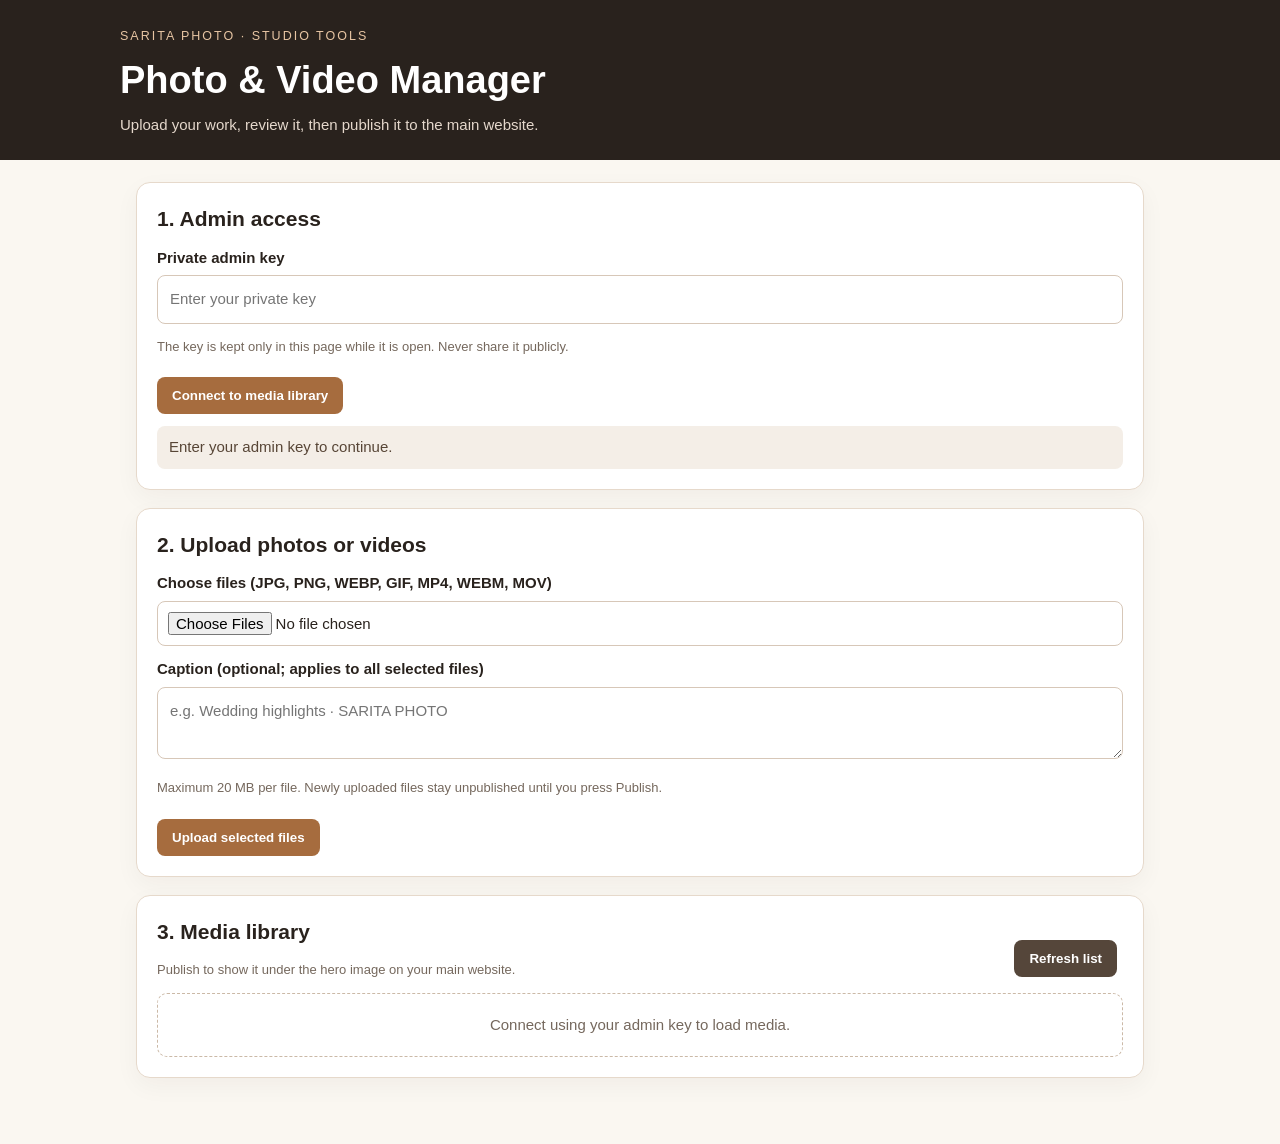
<file: media-admin/Index.html>
<!doctype html>
<html lang="en">
<head>
<meta charset="utf-8"><meta name="viewport" content="width=device-width,initial-scale=1">
<title>SARITA PHOTO — Photo & Video Manager</title>
<style>
:root{--ink:#29221d;--muted:#75685d;--gold:#a66c3e;--paper:#faf7f1;--line:#e6d9cb}
*{box-sizing:border-box}body{margin:0;background:var(--paper);color:var(--ink);font:15px/1.5 Arial,sans-serif}
header{background:#29221d;color:#fff;padding:24px 18px}header .wrap,main{max-width:1040px;margin:auto}header small{letter-spacing:2px;color:#e7c5a3}h1{font-size:clamp(25px,4vw,38px);margin:5px 0}header p{margin:0;color:#e5d8cc}
main{padding:22px 16px 48px}.panel{background:white;border:1px solid var(--line);border-radius:14px;padding:20px;margin-bottom:18px;box-shadow:0 8px 25px #3020140b}
h2{font-size:21px;margin:0 0 12px}label{display:block;font-weight:700;margin:12px 0 6px}input,textarea{width:100%;padding:12px;border:1px solid #d7c7b8;border-radius:8px;font:inherit;background:#fff}input[type=file]{padding:10px}textarea{min-height:72px;resize:vertical}
button{border:0;border-radius:8px;background:var(--gold);color:white;font-weight:700;padding:11px 15px;cursor:pointer;margin:8px 6px 0 0}button.secondary{background:#55463a}button.danger{background:#a33d32}button:disabled{opacity:.55;cursor:wait}.row{display:flex;gap:12px;align-items:center;flex-wrap:wrap}.row>*{flex:1}.status{padding:10px 12px;border-radius:8px;background:#f4eee7;color:#574536;margin-top:12px;white-space:pre-wrap}.hint{font-size:13px;color:var(--muted)}.items{display:grid;grid-template-columns:repeat(3,minmax(0,1fr));gap:14px}.item{border:1px solid var(--line);border-radius:10px;overflow:hidden;background:#fff}.item img,.item iframe{width:100%;height:200px;object-fit:cover;background:#201a16;border:0;display:block}.item-body{padding:12px}.item-name{font-weight:700;overflow-wrap:anywhere}.tag{display:inline-block;font-size:12px;border-radius:20px;padding:3px 8px;background:#f1e6da;margin:5px 0}.tag.live{background:#e0f1e5;color:#1b6338}.tag.draft{background:#f5e8d7;color:#81541f}.empty{border:1px dashed #cbb9a7;border-radius:10px;padding:20px;color:var(--muted);text-align:center;grid-column:1/-1}
@media(max-width:720px){.items{grid-template-columns:repeat(2,minmax(0,1fr))}}@media(max-width:480px){.items{grid-template-columns:1fr}.panel{padding:15px}.item img,.item iframe{height:240px}}
</style></head>
<body>
<header><div class="wrap"><small>SARITA PHOTO · STUDIO TOOLS</small><h1>Photo & Video Manager</h1><p>Upload your work, review it, then publish it to the main website.</p></div></header>
<main>
<section class="panel">
<h2>1. Admin access</h2>
<label for="adminKey">Private admin key</label><input id="adminKey" type="password" autocomplete="current-password" placeholder="Enter your private key">
<p class="hint">The key is kept only in this page while it is open. Never share it publicly.</p>
<button id="connectBtn" onclick="connect()">Connect to media library</button><div id="status" class="status" role="status">Enter your admin key to continue.</div>
</section>
<section class="panel">
<h2>2. Upload photos or videos</h2>
<label for="files">Choose files (JPG, PNG, WEBP, GIF, MP4, WEBM, MOV)</label><input id="files" type="file" accept="image/jpeg,image/png,image/webp,image/gif,video/mp4,video/webm,video/quicktime" multiple>
<label for="caption">Caption (optional; applies to all selected files)</label><textarea id="caption" maxlength="180" placeholder="e.g. Wedding highlights · SARITA PHOTO"></textarea>
<p class="hint">Maximum 20 MB per file. Newly uploaded files stay unpublished until you press Publish.</p>
<button id="uploadBtn" onclick="uploadSelected()">Upload selected files</button>
</section>
<section class="panel">
<div class="row"><div><h2>3. Media library</h2><p class="hint">Publish to show it under the hero image on your main website.</p></div><div style="text-align:right"><button class="secondary" onclick="loadMedia()">Refresh list</button></div></div>
<div id="items" class="items"><div class="empty">Connect using your admin key to load media.</div></div>
</section>
</main>
<script>
(function(){
const $=id=>document.getElementById(id);
function key(){return $('adminKey').value.trim()}
function status(msg){$('status').textContent=msg}
function fail(err){status('Error: '+(err&&err.message?err.message:err));}
window.connect=function(){if(!key()){status('Please enter the admin key.');return} $('connectBtn').disabled=true;google.script.run.withSuccessHandler(()=>{status('Connected successfully.');loadMedia();}).withFailureHandler(fail).listMedia(key());$('connectBtn').disabled=false;};
window.loadMedia=function(){if(!key()){status('Enter the admin key first.');return}$('items').innerHTML='<div class="empty">Loading media…</div>';google.script.run.withSuccessHandler(renderMedia).withFailureHandler(fail).listMedia(key());};
function renderMedia(list){$('items').replaceChildren();if(!list||!list.length){$('items').innerHTML='<div class="empty">No media uploaded yet. Upload photos/videos above.</div>';return}
list.forEach(item=>{const card=document.createElement('article');card.className='item';const isVideo=String(item.mimeType||'').startsWith('video/');let preview;if(isVideo){preview=document.createElement('iframe');preview.src=item.previewUrl;preview.title=item.name;preview.loading='lazy';preview.setAttribute('allow','fullscreen');preview.setAttribute('allowfullscreen','')}else{preview=document.createElement('img');preview.src=item.thumbnailUrl;preview.alt=item.name;preview.loading='lazy'}card.appendChild(preview);const body=document.createElement('div');body.className='item-body';const name=document.createElement('div');name.className='item-name';name.textContent=item.name;body.appendChild(name);const tag=document.createElement('span');tag.className='tag '+(item.published?'live':'draft');tag.textContent=item.published?'Published on website':'Unpublished draft';body.appendChild(tag);const caption=document.createElement('textarea');caption.maxLength=180;caption.placeholder='Caption';caption.value=item.caption||'';caption.setAttribute('aria-label','Caption for '+item.name);body.appendChild(caption);const publish=document.createElement('button');publish.textContent=item.published?'Unpublish':'Publish';publish.className=item.published?'secondary':'';publish.onclick=()=>changePublish(item,publish,caption);body.appendChild(publish);const save=document.createElement('button');save.textContent='Save caption';save.className='secondary';save.onclick=()=>saveCaption(item,save,caption);body.appendChild(save);const del=document.createElement('button');del.textContent='Delete';del.className='danger';del.onclick=()=>removeItem(item,del);body.appendChild(del);card.appendChild(body);$('items').appendChild(card);});}
function changePublish(item,btn,caption){btn.disabled=true;google.script.run.withSuccessHandler(()=>{status(item.published?'Media unpublished.':'Media published to main website.');loadMedia()}).withFailureHandler(e=>{fail(e);btn.disabled=false}).setMediaPublished(item.id,!item.published,caption.value,key())}
function saveCaption(item,btn,caption){btn.disabled=true;google.script.run.withSuccessHandler(()=>{status('Caption saved.');loadMedia()}).withFailureHandler(e=>{fail(e);btn.disabled=false}).setMediaPublished(item.id,item.published,caption.value,key())}
function removeItem(item,btn){if(!confirm('Delete "'+item.name+'" permanently from this media library?'))return;btn.disabled=true;google.script.run.withSuccessHandler(()=>{status('Media deleted.');loadMedia()}).withFailureHandler(e=>{fail(e);btn.disabled=false}).deleteMedia(item.id,key())}
window.uploadSelected=async function(){const files=Array.from($('files').files||[]);if(!key()){status('Enter the admin key first.');return}if(!files.length){status('Choose at least one file.');return}const caption=$('caption').value;const btn=$('uploadBtn');btn.disabled=true;for(let i=0;i<files.length;i++){const f=files[i];if(f.size>20*1024*1024){status('Skipped '+f.name+': file is larger than 20 MB.');continue}status('Uploading '+(i+1)+'/'+files.length+': '+f.name+'…');try{const base64=await new Promise((resolve,reject)=>{const reader=new FileReader();reader.onload=()=>resolve(String(reader.result).split(',')[1]);reader.onerror=()=>reject(new Error('Could not read '+f.name));reader.readAsDataURL(f)});await new Promise((resolve,reject)=>google.script.run.withSuccessHandler(resolve).withFailureHandler(reject).uploadMedia({name:f.name,mimeType:f.type,base64:base64,caption:caption},key()));}catch(e){status('Upload error for '+f.name+': '+(e&&e.message?e.message:e));btn.disabled=false;return}}$('files').value='';btn.disabled=false;status('Upload process finished. Review your files below and publish the ones you want on the website.');loadMedia();};
})();
</script>
</body></html>
</file>
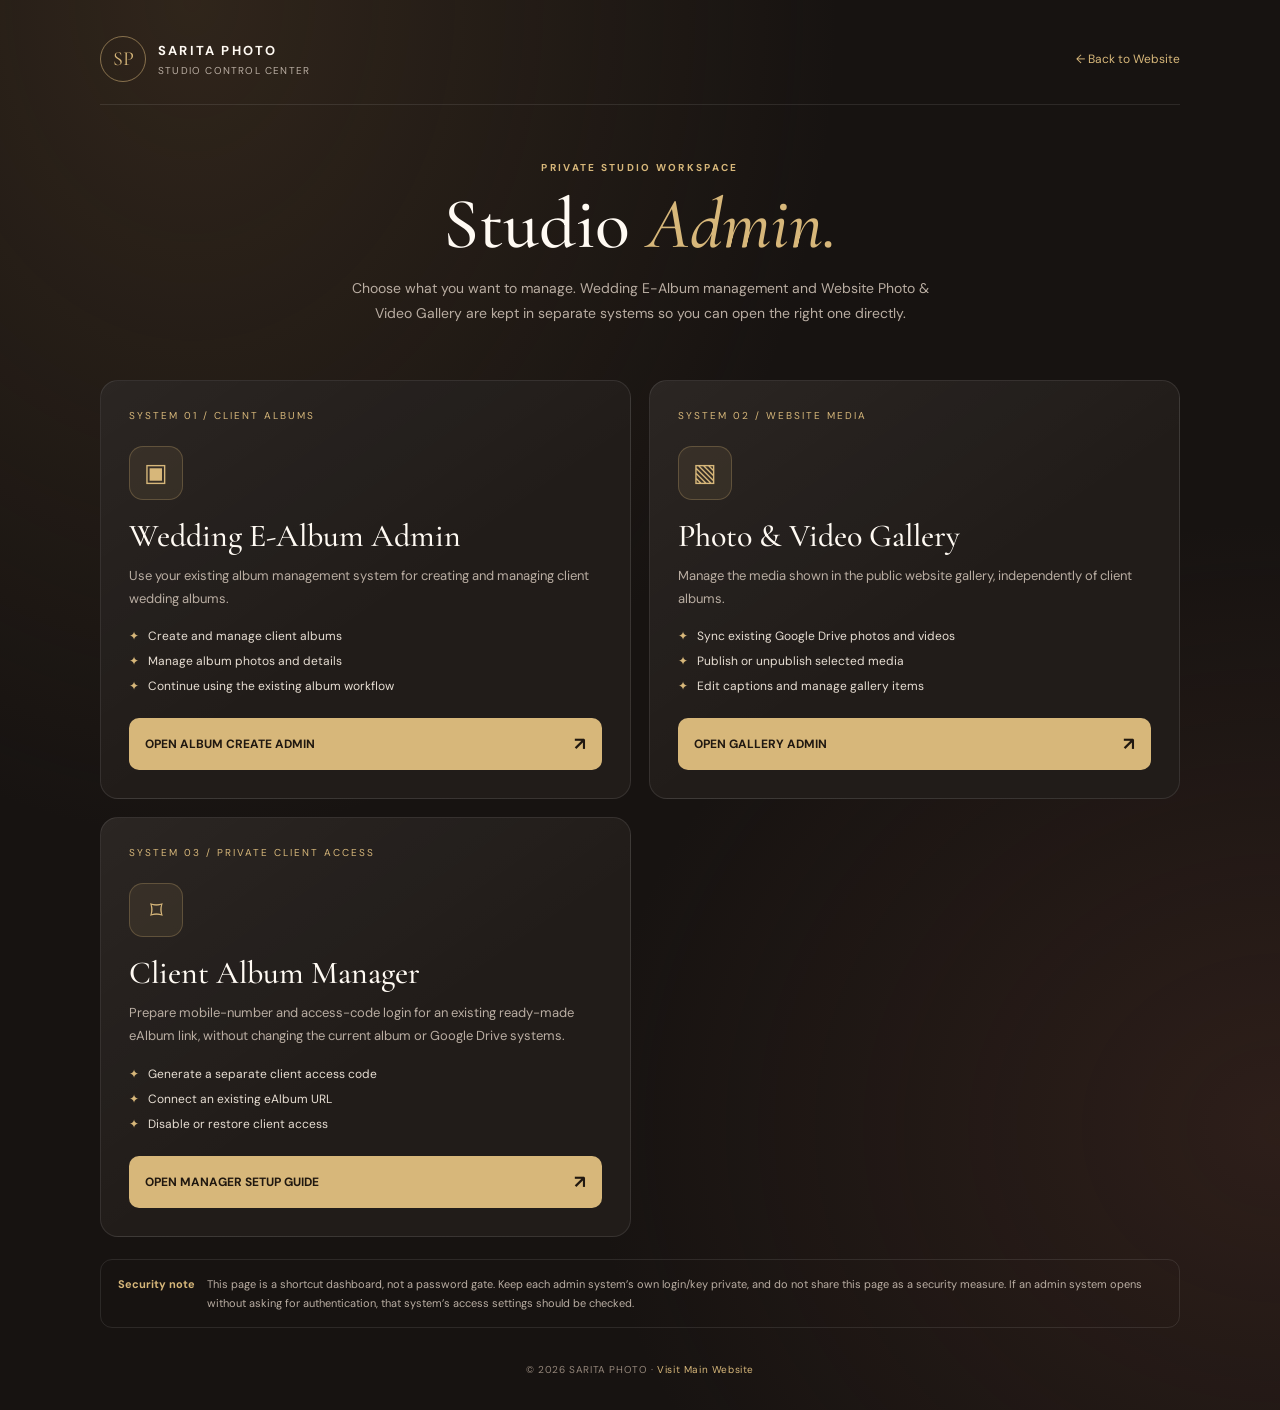
<file: admin.html>
<!doctype html>
<html lang="en">
<head>
<meta charset="utf-8">
<meta name="viewport" content="width=device-width, initial-scale=1">
<meta name="robots" content="noindex,nofollow">
<meta name="theme-color" content="#171311">
<title>Studio Admin | SARITA PHOTO</title>
<link rel="preconnect" href="https://fonts.googleapis.com">
<link rel="preconnect" href="https://fonts.gstatic.com" crossorigin>
<link href="https://fonts.googleapis.com/css2?family=Cormorant+Garamond:wght@400;500;600;700&family=DM+Sans:wght@400;500;600;700&display=swap" rel="stylesheet">
<style>
:root{color-scheme:dark;--bg:#171311;--panel:#211c19;--gold:#d7b77a;--muted:#b9ada2;--line:#ffffff18;--white:#fffaf3}
*{box-sizing:border-box}html{min-height:100%;background:var(--bg)}body{margin:0;min-height:100vh;color:var(--white);font-family:"DM Sans",sans-serif;background:radial-gradient(ellipse at 15% 0%,#55402a66,transparent 42%),radial-gradient(ellipse at 100% 80%,#5a352b55,transparent 38%),var(--bg)}
a{color:inherit}.shell{width:min(1080px,calc(100% - 36px));margin:auto;padding:28px 0 34px}.top{display:flex;align-items:center;justify-content:space-between;gap:16px;border-bottom:1px solid var(--line);padding:8px 0 22px}.brand{display:flex;align-items:center;gap:12px;text-decoration:none}.monogram{width:46px;height:46px;display:grid;place-items:center;border:1px solid #d7b77a88;border-radius:50%;color:var(--gold);font-family:"Cormorant Garamond",serif;font-size:20px}.brand strong{display:block;letter-spacing:.17em;font-size:13px}.brand small{display:block;color:var(--muted);font-size:10px;letter-spacing:.12em;margin-top:5px}.site-link{font-size:12px;color:var(--gold);text-decoration:none}.hero{text-align:center;padding:56px 0 36px}.eyebrow{color:var(--gold);font-size:10px;font-weight:700;letter-spacing:.23em;text-transform:uppercase}.hero h1{font-family:"Cormorant Garamond",serif;font-weight:500;font-size:clamp(42px,7vw,72px);line-height:.98;margin:15px 0}.hero h1 em{color:var(--gold);font-weight:500}.hero p{max-width:590px;margin:16px auto 0;color:var(--muted);line-height:1.8;font-size:14px}.cards{display:grid;grid-template-columns:repeat(2,minmax(0,1fr));gap:18px;margin-top:18px}.card{position:relative;display:flex;flex-direction:column;min-height:320px;padding:28px;border:1px solid var(--line);border-radius:18px;background:linear-gradient(145deg,#ffffff0b,transparent 55%),var(--panel);overflow:hidden;transition:transform .25s ease,border-color .25s ease,box-shadow .25s ease}.card:hover{transform:translateY(-4px);border-color:#d7b77a88;box-shadow:0 18px 50px #0004}.number{font-size:10px;letter-spacing:.2em;color:var(--gold)}.symbol{width:54px;height:54px;display:grid;place-items:center;border-radius:14px;background:#d7b77a16;border:1px solid #d7b77a42;color:var(--gold);font-size:25px;margin:24px 0 16px}.card h2{font-family:"Cormorant Garamond",serif;font-size:32px;font-weight:500;margin:0 0 10px}.card p{font-size:13px;line-height:1.75;color:var(--muted);margin:0 0 18px}.features{list-style:none;padding:0;margin:0 0 24px;display:grid;gap:9px;color:#e7ded3;font-size:12px}.features li:before{content:"✦";color:var(--gold);margin-right:9px}.launch{display:flex;align-items:center;justify-content:space-between;gap:12px;margin-top:auto;padding:14px 16px;border-radius:10px;background:var(--gold);color:#201810;text-decoration:none;font-size:12px;font-weight:700;transition:background .2s ease}.launch:hover{background:#f0d69d}.launch span{font-size:18px}.note{display:flex;gap:12px;align-items:flex-start;margin:22px 0 0;padding:15px 17px;border:1px solid var(--line);border-radius:12px;color:var(--muted);font-size:11px;line-height:1.7}.note b{color:var(--gold);white-space:nowrap}.bottom{text-align:center;color:#95877b;font-size:10px;letter-spacing:.06em;padding:35px 0 0}.bottom a{color:var(--gold);text-decoration:none}
@media(max-width:680px){.shell{width:min(100% - 24px,500px);padding-top:14px}.top{padding-bottom:16px}.hero{padding:42px 0 24px}.cards{grid-template-columns:1fr;gap:13px}.card{min-height:0;padding:23px}.symbol{margin:18px 0 13px}.card h2{font-size:29px}.site-link{font-size:11px}.note{font-size:10px}.bottom{padding-top:25px}}
@media(prefers-reduced-motion:reduce){*,*:before,*:after{transition:none!important;scroll-behavior:auto!important}}
</style>
</head>
<body>
<div class="shell">
<header class="top">
<a class="brand" href="./" aria-label="SARITA PHOTO home"><span class="monogram">SP</span><span><strong>SARITA PHOTO</strong><small>STUDIO CONTROL CENTER</small></span></a>
<a class="site-link" href="./">← Back to Website</a>
</header>
<main>
<section class="hero">
<div class="eyebrow">PRIVATE STUDIO WORKSPACE</div>
<h1>Studio <em>Admin.</em></h1>
<p>Choose what you want to manage. Wedding E-Album management and Website Photo &amp; Video Gallery are kept in separate systems so you can open the right one directly.</p>
</section>
<section class="cards" aria-label="Admin systems">
<article class="card">
<div class="number">SYSTEM 01 / CLIENT ALBUMS</div>
<div class="symbol" aria-hidden="true">▣</div>
<h2>Wedding E-Album Admin</h2>
<p>Use your existing album management system for creating and managing client wedding albums.</p>
<ul class="features"><li>Create and manage client albums</li><li>Manage album photos and details</li><li>Continue using the existing album workflow</li></ul>
<a class="launch" href="https://script.google.com/macros/s/AKfycbwj0EuS3IkpHmrmAOsV6GbY5ocgrn0TFcJzIGQ870AKKKjfpNDrp_gTz_3zLewbXXWc/exec" target="_blank" rel="noopener">OPEN ALBUM CREATE ADMIN <span>↗</span></a>
</article>
<article class="card">
<div class="number">SYSTEM 02 / WEBSITE MEDIA</div>
<div class="symbol" aria-hidden="true">▧</div>
<h2>Photo &amp; Video Gallery</h2>
<p>Manage the media shown in the public website gallery, independently of client albums.</p>
<ul class="features"><li>Sync existing Google Drive photos and videos</li><li>Publish or unpublish selected media</li><li>Edit captions and manage gallery items</li></ul>
<a class="launch" href="https://script.google.com/macros/s/AKfycbxxqrRKJduzw0F-2qwRYTnycP7s7Cnz4Y77EaL6FEO8kMk2qUD9JdvIA71gUoPxQtelfQ/exec" target="_blank" rel="noopener">OPEN GALLERY ADMIN <span>↗</span></a>
</article>
<article class="card">
<div class="number">SYSTEM 03 / PRIVATE CLIENT ACCESS</div>
<div class="symbol" aria-hidden="true">⌑</div>
<h2>Client Album Manager</h2>
<p>Prepare mobile-number and access-code login for an existing ready-made eAlbum link, without changing the current album or Google Drive systems.</p>
<ul class="features"><li>Generate a separate client access code</li><li>Connect an existing eAlbum URL</li><li>Disable or restore client access</li></ul>
<a class="launch" href="album-manager-setup.html">OPEN MANAGER SETUP GUIDE <span>↗</span></a>
</article>
</section>
<aside class="note"><b>Security note</b><span>This page is a shortcut dashboard, not a password gate. Keep each admin system’s own login/key private, and do not share this page as a security measure. If an admin system opens without asking for authentication, that system’s access settings should be checked.</span></aside>
</main>
<footer class="bottom">© <span id="year"></span> SARITA PHOTO · <a href="./">Visit Main Website</a></footer>
</div>
<script>document.getElementById('year').textContent=new Date().getFullYear();</script>
</body>
</html>
</file>
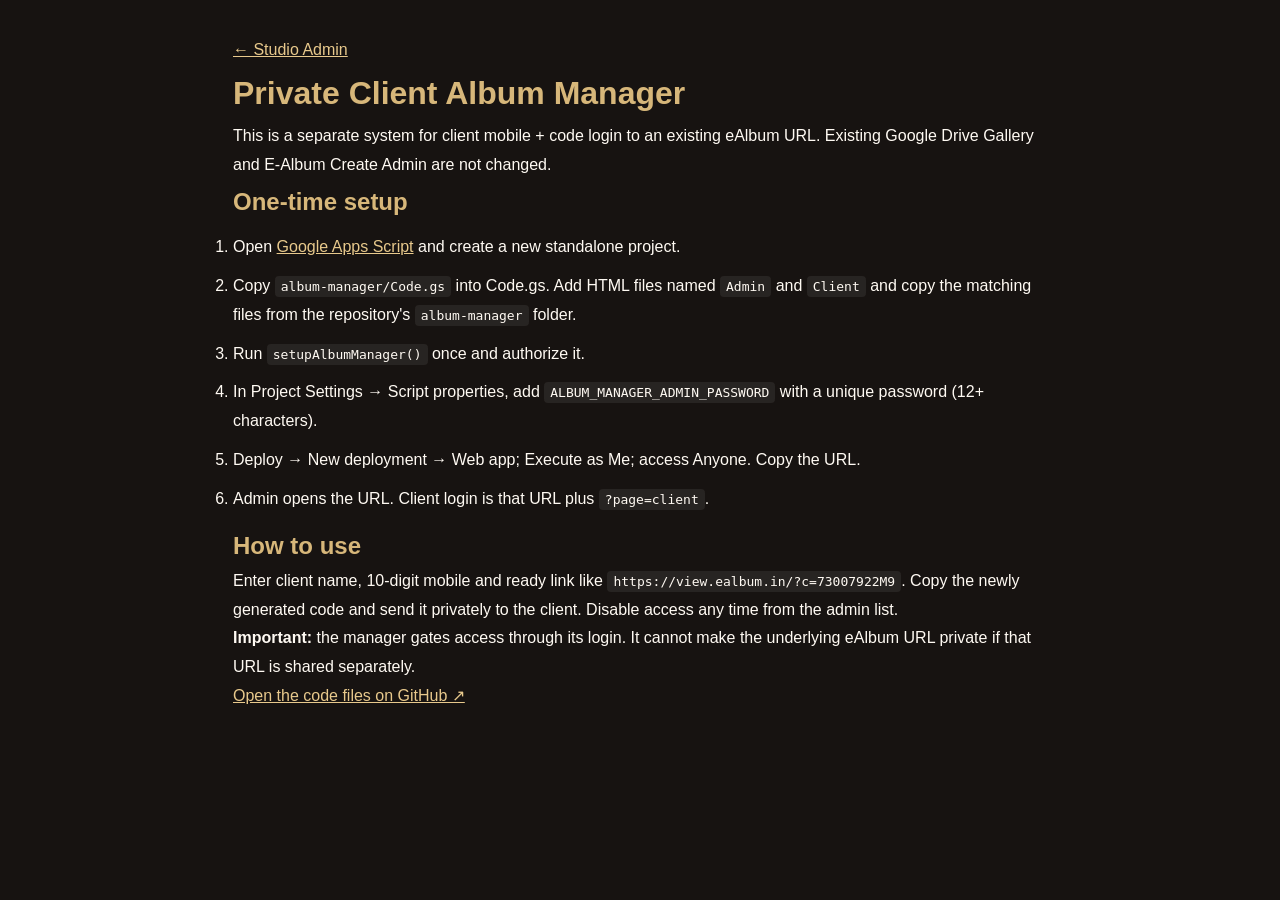
<file: album-manager-setup.html>
<!doctype html><html lang="en"><head><meta charset="utf-8"><meta name="viewport" content="width=device-width,initial-scale=1"><meta name="robots" content="noindex,nofollow"><title>Album Manager Setup | SARITA PHOTO</title><link rel="stylesheet" href="style.css"><style>body{background:#171311;color:#fffaf3}.setup{max-width:850px;margin:auto;padding:36px 18px;line-height:1.8}.setup h1,.setup h2{color:#d7b77a}.setup code{overflow-wrap:anywhere;background:#ffffff12;padding:3px 6px;border-radius:4px}.setup li{margin:10px 0}.setup a{color:#e8c98c}</style></head><body><main class="setup"><p><a href="admin.html">← Studio Admin</a></p><h1>Private Client Album Manager</h1><p>This is a separate system for client mobile + code login to an existing eAlbum URL. Existing Google Drive Gallery and E-Album Create Admin are not changed.</p><h2>One-time setup</h2><ol><li>Open <a href="https://script.google.com" target="_blank" rel="noopener">Google Apps Script</a> and create a new standalone project.</li><li>Copy <code>album-manager/Code.gs</code> into Code.gs. Add HTML files named <code>Admin</code> and <code>Client</code> and copy the matching files from the repository's <code>album-manager</code> folder.</li><li>Run <code>setupAlbumManager()</code> once and authorize it.</li><li>In Project Settings → Script properties, add <code>ALBUM_MANAGER_ADMIN_PASSWORD</code> with a unique password (12+ characters).</li><li>Deploy → New deployment → Web app; Execute as Me; access Anyone. Copy the URL.</li><li>Admin opens the URL. Client login is that URL plus <code>?page=client</code>.</li></ol><h2>How to use</h2><p>Enter client name, 10-digit mobile and ready link like <code>https://view.ealbum.in/?c=73007922M9</code>. Copy the newly generated code and send it privately to the client. Disable access any time from the admin list.</p><p><strong>Important:</strong> the manager gates access through its login. It cannot make the underlying eAlbum URL private if that URL is shared separately.</p><p><a href="https://github.com/Govind277/SARITA-PHOTO/tree/main/album-manager">Open the code files on GitHub ↗</a></p></main></body></html>
</file>
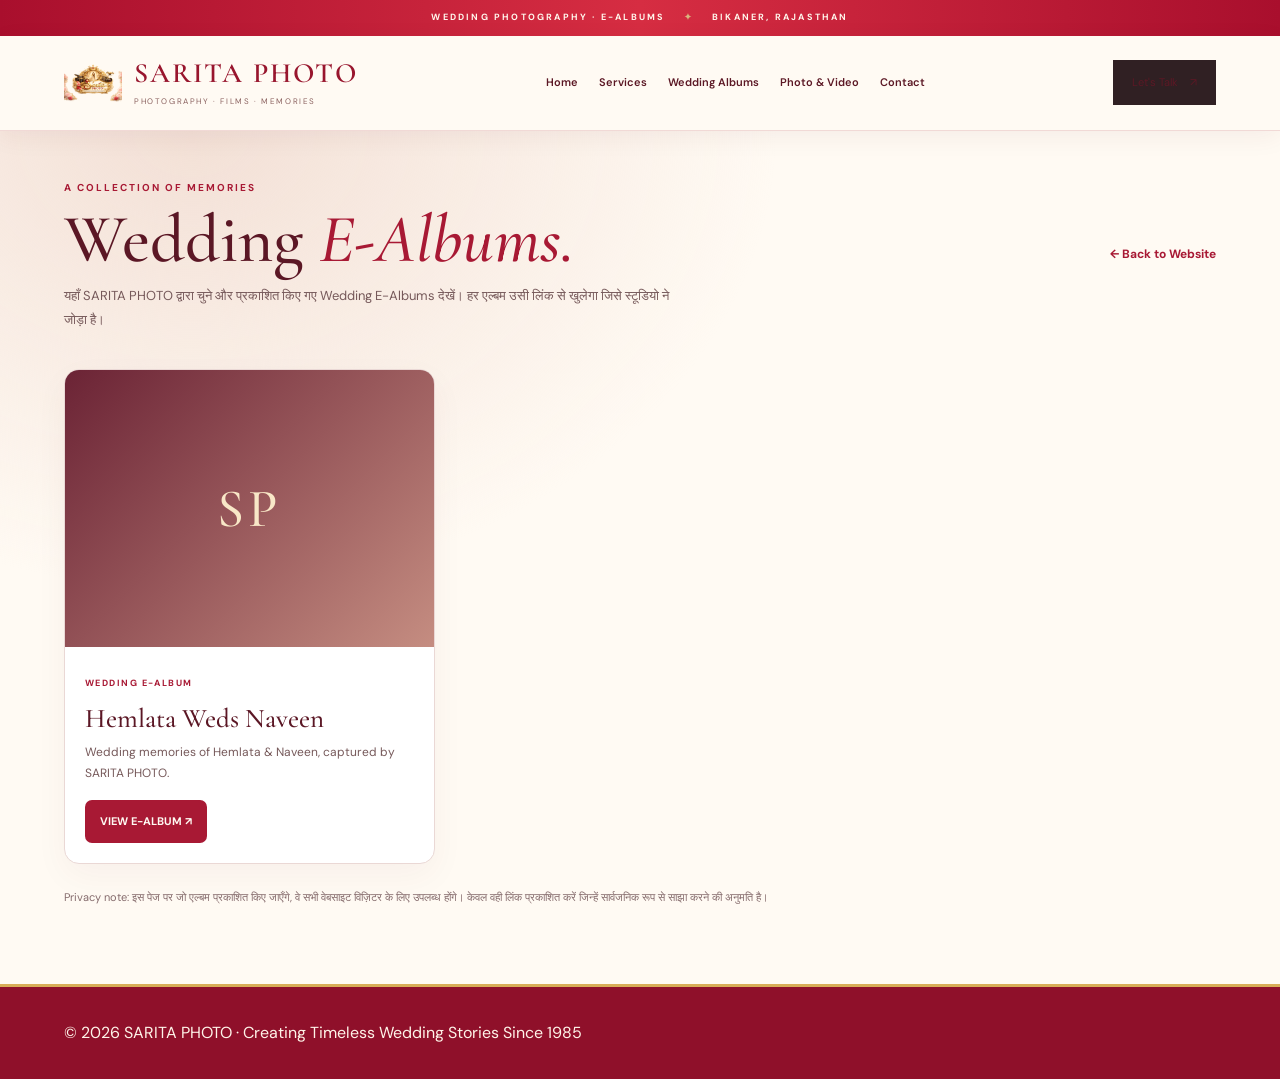
<file: albums.html>
<!doctype html>
<html lang="en"><head><meta charset="utf-8"><meta name="viewport" content="width=device-width,initial-scale=1">
<meta name="robots" content="index,follow"><meta name="theme-color" content="#faf7f1">
<meta name="description" content="Browse selected wedding e-albums published by SARITA PHOTO, Bikaner.">
<title>Wedding E-Albums | SARITA PHOTO</title>
<link rel="preconnect" href="https://fonts.googleapis.com"><link rel="preconnect" href="https://fonts.gstatic.com" crossorigin>
<link href="https://fonts.googleapis.com/css2?family=Cormorant+Garamond:wght@400;500;600;700&family=DM+Sans:wght@400;500;600;700&display=swap" rel="stylesheet">
<link rel="stylesheet" href="style.css">
<style>
:root{--album-wine:#5b1725;--album-red:#a81934;--album-gold:#c5a36b}
body{background:#fffaf3;color:#342126}.album-page{min-height:75vh;padding:48px 0 76px;background:radial-gradient(ellipse at 15% 0%,#f3e0d6 0,transparent 38%),#fffaf3}
.album-wrap{width:min(1180px,90%);margin:auto}.album-top{display:flex;justify-content:space-between;align-items:center;gap:18px;margin-bottom:38px}.album-eyebrow{color:var(--album-red);font-size:10px;font-weight:700;letter-spacing:.2em;text-transform:uppercase}.album-top h1{font:500 clamp(40px,6vw,68px)/1 var(--serif);color:var(--album-wine);margin:10px 0}.album-top h1 em{color:var(--album-red)}.album-intro{max-width:620px;color:#76595a;font-size:13px;line-height:1.8}.album-back{color:var(--album-red);font-size:12px;font-weight:700;text-decoration:none;white-space:nowrap}.album-grid{display:grid;grid-template-columns:repeat(3,minmax(0,1fr));gap:20px}.album-card{background:white;border:1px solid #ead8d5;border-radius:15px;overflow:hidden;box-shadow:0 12px 34px #5b17250b;transition:transform .25s,box-shadow .25s}.album-card:hover{transform:translateY(-4px);box-shadow:0 18px 42px #5b17251b}.album-cover{display:block;width:100%;aspect-ratio:4/3;object-fit:cover;background:linear-gradient(135deg,#6b2335,#c58d81)}.album-cover-placeholder{display:grid;place-items:center;color:#f8e7c7;font:500 54px var(--serif);letter-spacing:.08em}.album-info{padding:20px}.album-info small{font-size:9px;color:var(--album-red);font-weight:700;letter-spacing:.16em;text-transform:uppercase}.album-info h2{font:500 27px/1.1 var(--serif);color:var(--album-wine);margin:9px 0}.album-info p{font-size:12px;line-height:1.7;color:#76595a;margin:0 0 17px}.album-open{display:inline-flex;align-items:center;gap:12px;padding:12px 15px;background:var(--album-red);color:#fffaf3;border-radius:7px;text-decoration:none;font-size:11px;font-weight:700}.album-empty{grid-column:1/-1;padding:42px 22px;border:1px dashed #d9b7b7;border-radius:14px;text-align:center;background:#fffdf9}.album-empty strong{display:block;font:500 29px var(--serif);color:var(--album-wine);margin-bottom:8px}.album-empty p{font-size:12px;color:#76595a;line-height:1.8;margin:0}.album-viewer{position:fixed;inset:0;z-index:9999;background:rgba(20,8,12,.92);display:none;flex-direction:column;padding:12px}.album-viewer.open{display:flex}.viewer-bar{display:flex;align-items:center;justify-content:space-between;gap:12px;color:#fffaf3;padding:8px 4px 12px}.viewer-actions{display:flex;gap:14px;align-items:center}.viewer-actions a,.viewer-actions button{color:#f4d9a3;background:transparent;border:0;font:600 12px "DM Sans",sans-serif;text-decoration:none;cursor:pointer}.viewer-frame{width:100%;flex:1;min-height:0;border:0;border-radius:8px;background:#fff}.viewer-help{color:#f0dedb;font-size:11px;margin:8px 2px 0}.album-note{margin-top:24px;color:#856b6c;font-size:11px;line-height:1.8}
@media(max-width:800px){.album-grid{grid-template-columns:repeat(2,minmax(0,1fr));gap:13px}.album-info{padding:16px}.album-info h2{font-size:23px}}
@media(max-width:540px){.album-viewer{padding:6px}.viewer-bar{align-items:flex-start}.album-page{padding:32px 0 48px}.album-wrap{width:92%}.album-top{align-items:flex-start;flex-direction:column;margin-bottom:25px}.album-grid{grid-template-columns:1fr}.album-cover{aspect-ratio:16/10}.album-info h2{font-size:26px}}
@media(prefers-reduced-motion:reduce){.album-card{transition:none}}
</style></head><body>
<div class="top-strip">WEDDING PHOTOGRAPHY · E-ALBUMS <span>✦</span> BIKANER, RAJASTHAN</div>
<header class="site-header"><div class="container header-inner"><a class="brand" href="./"><img src="logo.png.png" alt="SARITA PHOTO logo"><span><strong>SARITA PHOTO</strong><small>PHOTOGRAPHY · FILMS · MEMORIES</small></span></a><button class="menu-toggle" id="menuToggle" aria-label="Open navigation" aria-expanded="false">☰</button><nav class="main-nav" id="mainNav"><a href="./#home">Home</a><a href="./#services">Services</a><a href="albums.html" aria-current="page">Wedding Albums</a><a href="./#live-media-gallery">Photo &amp; Video</a><a href="./#contact">Contact</a></nav><a class="header-cta" href="https://wa.me/919314711514?text=Namaste%20SARITA%20PHOTO%2C%20mujhe%20wedding%20album%20ke%20baare%20mein%20jaankari%20chahiye." target="_blank" rel="noopener">Let's Talk <span>↗</span></a></div></header>
<main class="album-page"><div class="album-wrap"><div class="album-top"><div><p class="album-eyebrow">A COLLECTION OF MEMORIES</p><h1>Wedding <em>E-Albums.</em></h1><p class="album-intro">यहाँ SARITA PHOTO द्वारा चुने और प्रकाशित किए गए Wedding E-Albums देखें। हर एल्बम उसी लिंक से खुलेगा जिसे स्टूडियो ने जोड़ा है।</p></div><a class="album-back" href="./">← Back to Website</a></div><section class="album-grid" id="albumGrid" aria-live="polite"><div class="album-empty"><strong>आपकी यादें यहाँ संजोई जाएँगी</strong><p>अभी कोई सार्वजनिक एल्बम प्रकाशित नहीं है। नए एल्बम जुड़ने पर वे यहाँ दिखाई देंगे।</p></div></section><p class="album-note">Privacy note: इस पेज पर जो एल्बम प्रकाशित किए जाएँगे, वे सभी वेबसाइट विज़िटर के लिए उपलब्ध होंगे। केवल वही लिंक प्रकाशित करें जिन्हें सार्वजनिक रूप से साझा करने की अनुमति है।</p></div></main>
<div class="album-viewer" id="albumViewer" role="dialog" aria-modal="true" aria-label="Wedding e-album viewer"><div class="viewer-bar"><strong id="viewerTitle">SARITA PHOTO E-Album</strong><div class="viewer-actions"><a id="viewerNewTab" href="#" target="_blank" rel="noopener noreferrer">Open in new tab ↗</a><button id="viewerClose" type="button">CLOSE ✕</button></div></div><iframe class="viewer-frame" id="viewerFrame" title="Wedding e-album" referrerpolicy="no-referrer" allowfullscreen></iframe><p class="viewer-help">अगर एल्बम यहाँ लोड नहीं होता, तो ऊपर “Open in new tab” दबाएँ। कुछ eAlbum सेवाएँ वेबसाइट के अंदर खुलने की अनुमति नहीं देतीं।</p></div><footer class="site-footer"><div class="container"><p>© <span id="albumYear"></span> SARITA PHOTO · Creating Timeless Wedding Stories Since 1985</p></div></footer>
<script>
document.getElementById('albumYear').textContent=new Date().getFullYear();
const grid=document.getElementById('albumGrid');
const viewer=document.getElementById('albumViewer'),frame=document.getElementById('viewerFrame'),viewerTitle=document.getElementById('viewerTitle'),viewerNewTab=document.getElementById('viewerNewTab');
function openAlbum(title,url){viewerTitle.textContent=title;viewerNewTab.href=url;frame.src=url;viewer.classList.add('open');document.body.style.overflow='hidden'}
function closeAlbum(){viewer.classList.remove('open');frame.src='about:blank';document.body.style.overflow=''}
document.getElementById('viewerClose').addEventListener('click',closeAlbum);viewer.addEventListener('click',e=>{if(e.target===viewer)closeAlbum()});document.addEventListener('keydown',e=>{if(e.key==='Escape')closeAlbum()});
fetch('albums.json',{cache:'no-store'}).then(r=>{if(!r.ok)throw Error('Could not load albums');return r.json()}).then(albums=>{
 if(!Array.isArray(albums)||!albums.length)return;
 grid.innerHTML='';
 albums.filter(a=>a&&typeof a.title==='string'&&/^https:\/\/view\.ealbum\.in\/\?c=[A-Za-z0-9_-]+$/.test(a.url||'')).forEach(a=>{
  const card=document.createElement('article');card.className='album-card';
  if(a.cover){const img=document.createElement('img');img.className='album-cover';img.src=a.cover;img.alt=a.title;img.loading='lazy';img.onerror=()=>{img.remove()};card.appendChild(img)}
  else {const cover=document.createElement('div');cover.className='album-cover album-cover-placeholder';cover.textContent='SP';cover.setAttribute('aria-hidden','true');card.appendChild(cover)}
  const info=document.createElement('div');info.className='album-info';
  const label=document.createElement('small');label.textContent=a.category||'WEDDING E-ALBUM';
  const title=document.createElement('h2');title.textContent=a.title;
  const desc=document.createElement('p');desc.textContent=a.description||'A special collection of wedding memories by SARITA PHOTO.';
  const link=document.createElement('a');link.className='album-open';link.href=a.url;link.textContent='VIEW E-ALBUM ↗';link.addEventListener('click',e=>{e.preventDefault();openAlbum(a.title,a.url)});
  info.append(label,title,desc,link);card.appendChild(info);grid.appendChild(card);
 });
 if(!grid.children.length)grid.innerHTML='<div class="album-empty"><strong>आपकी यादें यहाँ संजोई जाएँगी</strong><p>अभी कोई सार्वजनिक एल्बम प्रकाशित नहीं है।</p></div>';
}).catch(()=>{});
</script><script src="script.js"></script></body></html>
</file>
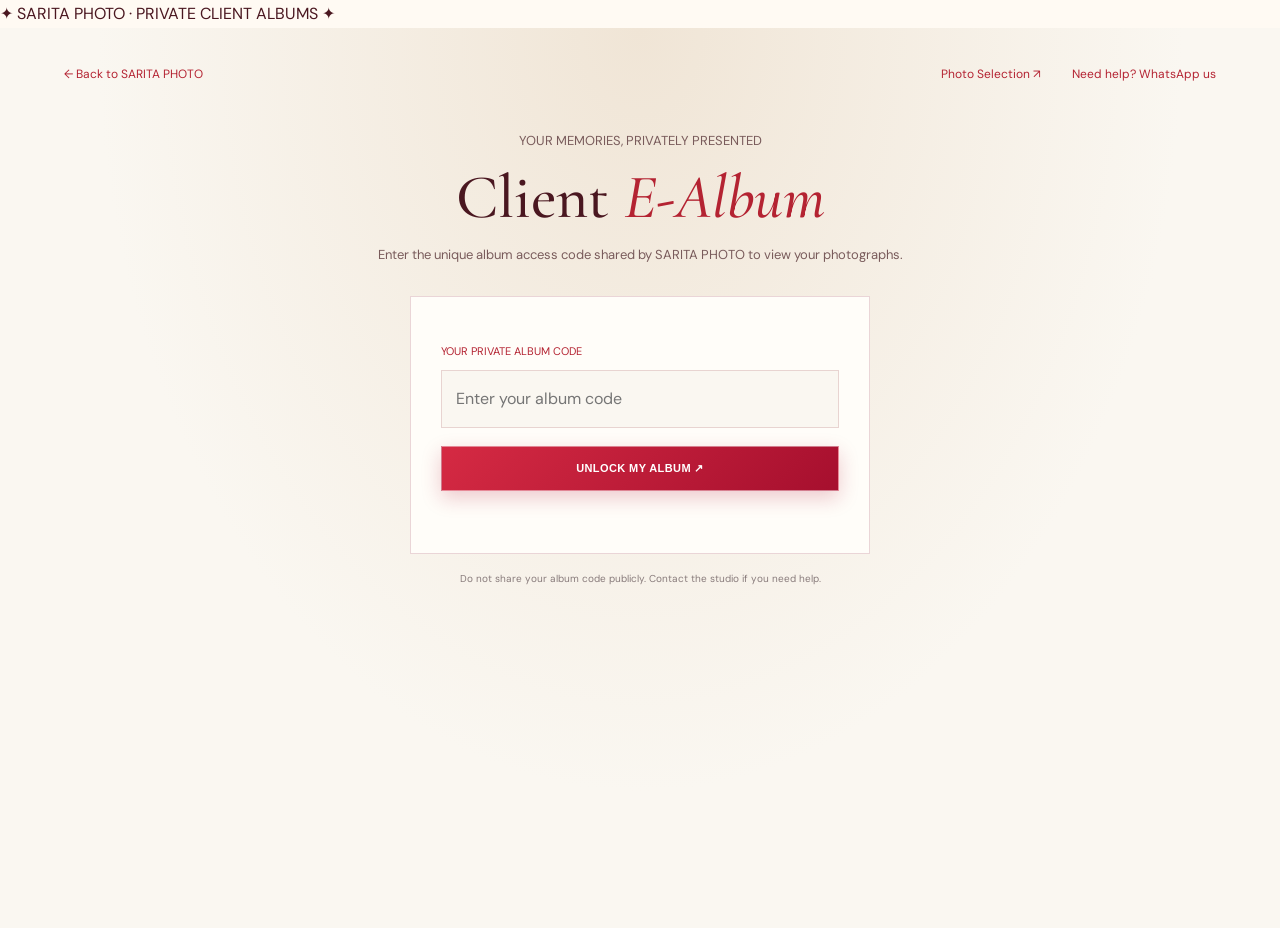
<file: client-gallery.html>
<!doctype html>
<html lang="en"><head><meta charset="utf-8"><meta name="viewport" content="width=device-width,initial-scale=1"><meta name="theme-color" content="#faf7f1"><title>Private E‑Albums | SARITA PHOTO</title><link rel="preconnect" href="https://fonts.googleapis.com"><link href="https://fonts.googleapis.com/css2?family=Cormorant+Garamond:wght@400;500;600&family=DM+Sans:wght@400;500;600;700&display=swap" rel="stylesheet"><link rel="stylesheet" href="style.css"><style>
.gallery-page{min-height:100vh;padding:36px 0 70px;background:radial-gradient(ellipse at top,#f0e5d6,#faf7f1 60%)}.gallery-top{display:flex;justify-content:space-between;gap:15px;margin-bottom:45px}.gallery-top a{color:#b42332;text-decoration:none;font-size:12px}.gallery-intro{text-align:center;max-width:650px;margin:0 auto 30px}.gallery-intro h1{font:500 clamp(38px,6vw,62px)/1.08 var(--serif);margin:12px 0}.gallery-intro p{color:var(--muted);font-size:13px}.login-card{width:min(460px,100%);margin:auto;padding:30px;border:1px solid #ead5d7;background:#fffdf9}.login-card label{display:block;color:#b42332;font-size:11px;margin:15px 0 8px}.login-card input{width:100%;padding:14px;background:#faf7f1;color:var(--ink);border:1px solid var(--line);font:inherit}.login-card .btn{width:100%;margin-top:18px;cursor:pointer}.login-message{min-height:20px;color:#b42332;font-size:12px;margin-top:12px}.privacy-note{text-align:center;color:#887b7b;font-size:10px;margin:16px auto;max-width:460px}.album-view{display:none;max-width:1000px;margin:auto}.album-view.active{display:block}.album-head{display:flex;justify-content:space-between;align-items:center;gap:15px;margin-bottom:20px}.album-head h2{font:500 34px var(--serif)}.album-head p{color:var(--muted);font-size:11px}.book-wrap{display:grid;grid-template-columns:1fr 1fr;gap:12px;padding:18px;background:#f5e3e5;border:1px solid var(--line)}.book-page{height:min(58vh,540px);min-height:270px;display:flex;align-items:center;justify-content:center;overflow:hidden;background:linear-gradient(135deg,#f8eeee,#fffdf9);border:1px solid #ead5d7}.book-page img{width:100%;height:100%;object-fit:contain}.page-placeholder{text-align:center;padding:20px;color:var(--muted);font-size:12px}.page-placeholder strong{display:block;color:#b42332;font:500 30px var(--serif);margin-bottom:10px}.book-controls{display:flex;justify-content:center;align-items:center;gap:12px;margin-top:20px}.book-controls button{background:transparent;color:#b42332;border:1px solid #b42332;padding:10px 17px;cursor:pointer}.book-controls button:disabled{opacity:.3}.page-count{font-size:11px;color:var(--muted);min-width:85px;text-align:center}.album-foot{display:flex;justify-content:space-between;margin-top:18px}.album-foot button{background:none;border:0;color:var(--muted);text-decoration:underline;cursor:pointer}@media(max-width:600px){.gallery-top{margin-bottom:32px}.login-card{padding:22px 18px}.book-wrap{grid-template-columns:1fr;padding:10px}.book-page{height:40vh;min-height:230px}.book-page.right{display:none}.album-head{align-items:flex-start;flex-direction:column}.book-controls button{padding:9px 10px}}
</style></head><body><div class="announcement-bar"><span>✦</span> SARITA PHOTO · PRIVATE CLIENT ALBUMS <span>✦</span></div><main class="gallery-page"><div class="container"><div class="gallery-top"><a href="index.html">← Back to SARITA PHOTO</a><a href="client-selection.html" style="margin-left:auto;margin-right:16px">Photo Selection ↗</a><a href="https://wa.me/919314711514" target="_blank" rel="noopener">Need help? WhatsApp us</a></div>
<section id="loginView"><div class="gallery-intro"><p class="kicker">YOUR MEMORIES, PRIVATELY PRESENTED</p><h1>Client <span style="color:#b42332;font-style:italic">E‑Album</span></h1><p>Enter the unique album access code shared by SARITA PHOTO to view your photographs.</p></div><form class="login-card" id="albumLogin"><label for="albumCode">YOUR PRIVATE ALBUM CODE</label><input id="albumCode" type="password" placeholder="Enter your album code" required autocomplete="off"><button class="btn btn-primary" type="submit">UNLOCK MY ALBUM ↗</button><p class="login-message" id="loginMessage" role="status" aria-live="polite"></p></form><p class="privacy-note">Do not share your album code publicly. Contact the studio if you need help.</p></section>
<section class="album-view" id="albumView"><div class="album-head"><div><p class="kicker">SARITA PHOTO · YOUR MEMORIES</p><h2 id="albumTitle">Your E‑Album</h2><p id="albumSubtitle">A little book of forever.</p></div><button class="btn btn-secondary" id="lockAlbum" type="button">LOCK ALBUM</button></div><div class="book-wrap"><div class="book-page" id="leftPage"></div><div class="book-page right" id="rightPage"></div></div><div class="book-controls"><button type="button" id="prevPage" disabled>← Previous</button><span class="page-count" id="pageCount">Pages 1–2</span><button type="button" id="nextPage" disabled>Next →</button></div><div class="album-foot"><p style="color:var(--muted);font-size:10px">E‑Album preview · Turn pages to view memories</p><button id="signOut" type="button">Sign out</button></div></section></div></main><script src="client-gallery.js"></script></body></html>
</file>
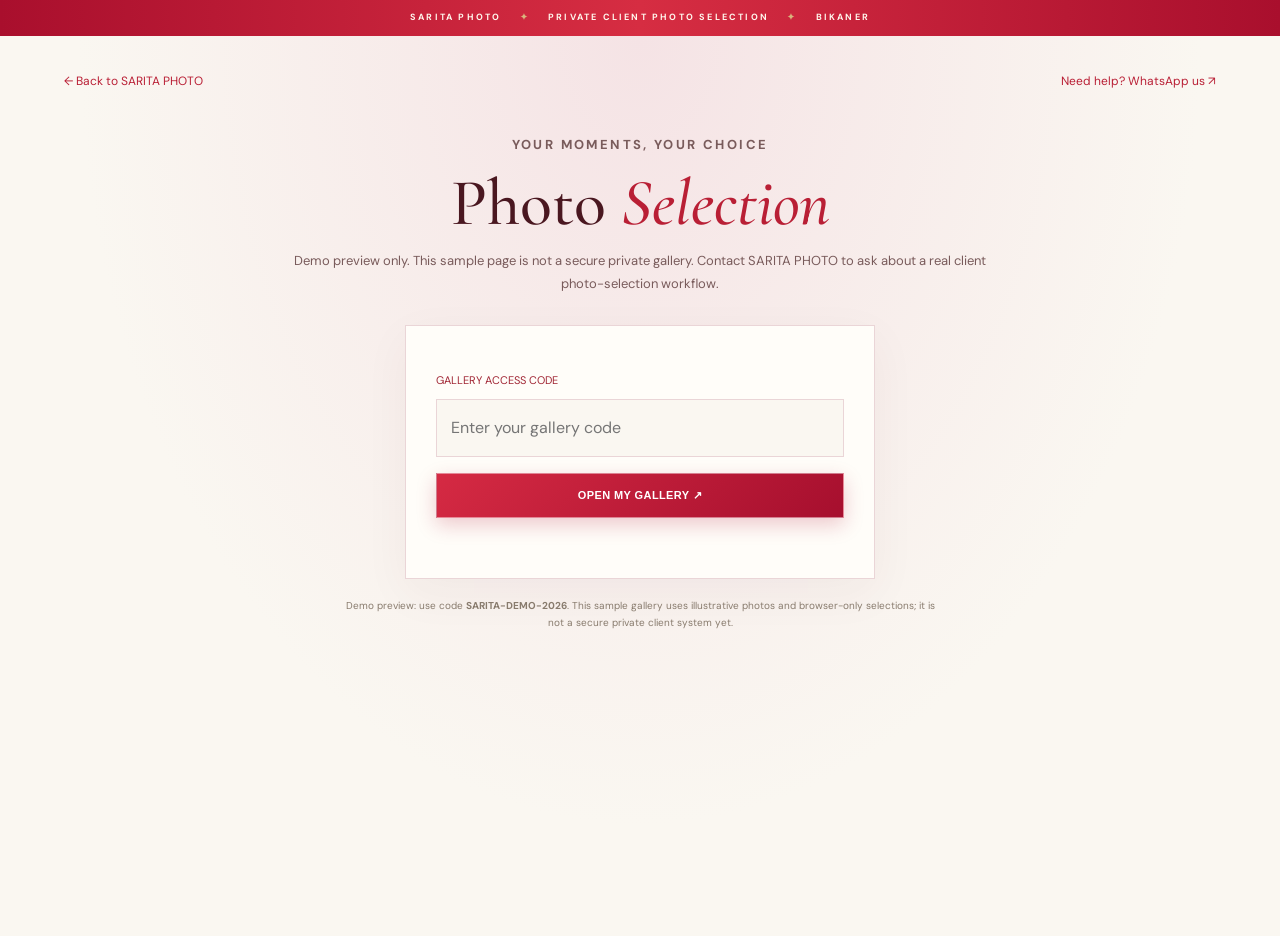
<file: client-selection.html>
<!doctype html>
<html lang="en">
<head>
<meta charset="utf-8"><meta name="viewport" content="width=device-width,initial-scale=1">
<meta name="theme-color" content="#b42332"><meta name="robots" content="noindex,nofollow"><meta name="description" content="SARITA PHOTO photo-selection demo preview. Contact the studio for a private client gallery.">
<title>Photo Selection Demo | SARITA PHOTO</title>
<link rel="preconnect" href="https://fonts.googleapis.com"><link rel="preconnect" href="https://fonts.gstatic.com" crossorigin>
<link href="https://fonts.googleapis.com/css2?family=Cormorant+Garamond:wght@400;500;600;700&family=DM+Sans:wght@400;500;600;700&display=swap" rel="stylesheet">
<link rel="stylesheet" href="style.css">
<style>
.selection-page{min-height:100vh;padding:35px 0 70px;background:radial-gradient(ellipse at top,#f5e3e5,#faf7f1 62%)}
.selection-top{display:flex;justify-content:space-between;gap:16px;margin-bottom:42px}.selection-top a{font-size:12px;color:var(--gold);text-decoration:none}
.selection-intro{text-align:center;max-width:720px;margin:0 auto 30px}.selection-intro h1{font:500 clamp(42px,6vw,66px)/1.05 var(--serif);margin:12px 0}.selection-intro h1 em{color:var(--gold)}.selection-intro p{font-size:13px;color:var(--muted)}
.selection-login{max-width:470px;margin:0 auto;padding:30px;background:#fffdf9;border:1px solid #ead5d7;box-shadow:0 14px 45px #54202a0c}.selection-login label{display:block;font-size:11px;color:#a12635;margin:15px 0 8px}.selection-login input{width:100%;padding:14px;border:1px solid #ead5d7;background:#faf7f1;font:inherit}.selection-login .btn{width:100%;margin-top:16px;cursor:pointer}.selection-status{font-size:12px;color:#a12635;min-height:20px;margin-top:10px}
.selection-warning{max-width:600px;margin:18px auto;text-align:center;color:#887b6d;font-size:10px}
.selection-workspace{display:none}.selection-toolbar{display:flex;align-items:center;justify-content:space-between;gap:15px;flex-wrap:wrap;padding:18px;background:#fffdf9;border:1px solid #ead5d7;margin-bottom:20px}.selection-toolbar h2{font:500 27px var(--serif)}.selection-toolbar p{font-size:11px;color:var(--muted)}.selection-actions{display:flex;gap:9px;flex-wrap:wrap}.selection-actions button,.filter-btn{padding:10px 13px;border:1px solid #d7a0a6;background:transparent;color:#8f2432;cursor:pointer;font:600 11px var(--sans)}.selection-actions .export-btn{background:#b42332;color:white;border-color:#b42332}
.selection-filters{display:flex;gap:8px;flex-wrap:wrap;margin:18px 0}.filter-btn.active{background:#b42332;color:white;border-color:#b42332}.photo-grid{display:grid;grid-template-columns:repeat(3,minmax(0,1fr));gap:17px}.selection-card{position:relative;background:#fffdf9;border:1px solid #ead5d7;overflow:hidden}.selection-card img{width:100%;height:260px;object-fit:cover;display:block}.selection-card.selected{outline:3px solid #b42332;outline-offset:-3px}.selection-card.selected:after{content:'✓ SELECTED';position:absolute;top:12px;right:12px;background:#b42332;color:white;padding:6px 9px;font-size:9px;font-weight:700;letter-spacing:1px}.selection-card .photo-meta{padding:13px 14px;display:flex;align-items:center;justify-content:space-between;gap:8px}.photo-meta strong{font:500 21px var(--serif)}.photo-meta small{display:block;font:10px var(--sans);color:var(--muted)}.photo-meta label{display:flex;align-items:center;gap:6px;font-size:10px;color:#8f2432;cursor:pointer}.photo-meta input{accent-color:#b42332;width:17px;height:17px}.selection-note{width:100%;margin-top:20px;padding:14px;border:1px solid #ead5d7;background:#fffdf9;font:12px var(--sans)}.selection-bottom{display:flex;justify-content:space-between;gap:12px;align-items:center;margin-top:15px;color:var(--muted);font-size:10px}
@media(max-width:760px){.photo-grid{grid-template-columns:repeat(2,minmax(0,1fr))}.selection-card img{height:210px}.selection-toolbar{align-items:flex-start;flex-direction:column}}
@media(max-width:480px){.selection-top{margin-bottom:28px}.selection-login{padding:22px 18px}.photo-grid{gap:9px}.selection-card img{height:165px}.photo-meta{padding:10px!important}.photo-meta strong{font-size:18px}.photo-meta label{font-size:9px}.selection-bottom{align-items:flex-start;flex-direction:column}}
</style>
</head>
<body>
<div class="top-strip">SARITA PHOTO <span>✦</span> PRIVATE CLIENT PHOTO SELECTION <span>✦</span> BIKANER</div>
<main class="selection-page"><div class="container">
<div class="selection-top"><a href="index.html">← Back to SARITA PHOTO</a><a href="https://wa.me/919314711514" target="_blank" rel="noopener">Need help? WhatsApp us ↗</a></div>
<section id="selectionLogin"><div class="selection-intro"><p class="eyebrow">YOUR MOMENTS, YOUR CHOICE</p><h1>Photo <em>Selection</em></h1><p>Demo preview only. This sample page is not a secure private gallery. Contact SARITA PHOTO to ask about a real client photo-selection workflow.</p></div>
<form class="selection-login" id="selectionLoginForm"><label for="selectionCode">GALLERY ACCESS CODE</label><input id="selectionCode" type="password" placeholder="Enter your gallery code" autocomplete="off" required><button class="btn btn-primary" type="submit">OPEN MY GALLERY ↗</button><p class="selection-status" id="selectionStatus" role="status" aria-live="polite"></p></form>
<p class="selection-warning">Demo preview: use code <strong>SARITA-DEMO-2026</strong>. This sample gallery uses illustrative photos and browser-only selections; it is not a secure private client system yet.</p></section>
<section class="selection-workspace" id="selectionWorkspace"><div class="selection-toolbar"><div><p class="eyebrow">SARITA PHOTO · CLIENT PROOFING</p><h2>Your Favourite Frames</h2><p>Choose the images you want us to consider for your album.</p></div><div class="selection-actions"><button id="clearSelection" type="button">Clear selections</button><button class="export-btn" id="exportSelection" type="button">Export selections CSV ↓</button><button id="selectionLogout" type="button">Lock gallery</button></div></div>
<div class="selection-toolbar"><div><h2 id="selectionCount">0 selected</h2><p>Selections are saved in this browser on this device.</p></div></div>
<div class="selection-filters" id="selectionFilters"><button class="filter-btn active" data-filter="All" type="button">All moments</button><button class="filter-btn" data-filter="Wedding" type="button">Wedding</button><button class="filter-btn" data-filter="Portraits" type="button">Portraits</button><button class="filter-btn" data-filter="Details" type="button">Details</button></div>
<div class="photo-grid" id="photoGrid"></div>
<label for="clientNote" style="display:block;margin-top:24px;font-size:11px;color:#8f2432">NOTES FOR THE STUDIO (OPTIONAL)</label><textarea id="clientNote" class="selection-note" rows="3" placeholder="For example: please consider these for the printed album, or note any retouching requests."></textarea>
<div class="selection-bottom"><span>After exporting, send the CSV file to SARITA PHOTO on WhatsApp.</span><a href="https://wa.me/919314711514" target="_blank" rel="noopener">Send us a message ↗</a></div>
</section>
</div></main>
<script src="client-selection.js"></script>
</body></html>
</file>
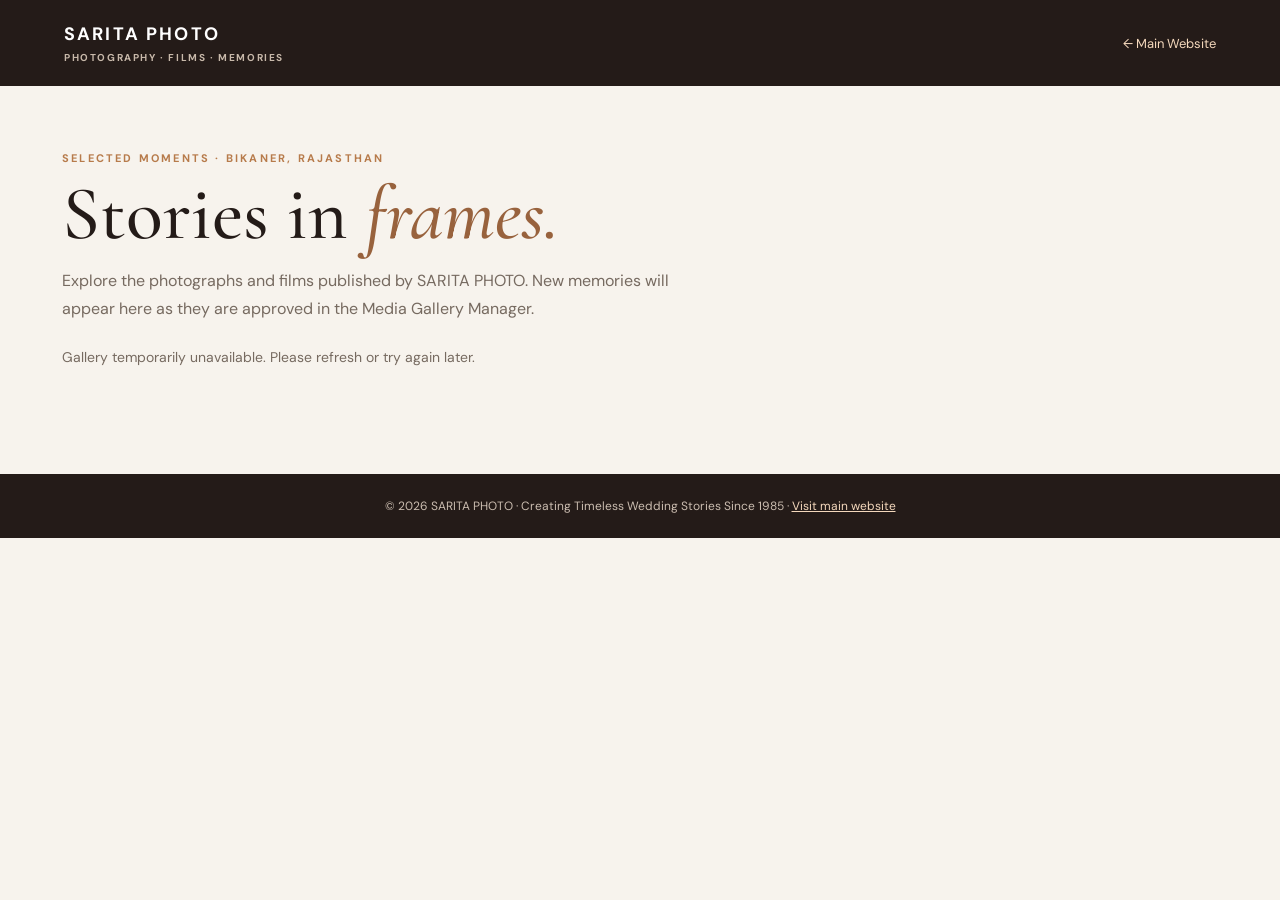
<file: media-gallery.html>
<!doctype html>
<html lang="en">
<head>
<meta charset="utf-8">
<meta name="viewport" content="width=device-width,initial-scale=1">
<meta name="theme-color" content="#241b18">
<meta name="description" content="Published photography and films from SARITA PHOTO, Bikaner.">
<title>Media Gallery | SARITA PHOTO</title>
<link rel="preconnect" href="https://fonts.googleapis.com">
<link href="https://fonts.googleapis.com/css2?family=Cormorant+Garamond:wght@400;500;600;700&family=DM+Sans:wght@400;500;600;700&display=swap" rel="stylesheet">
<style>
:root{--ink:#241b18;--paper:#f7f3ed;--gold:#b77b4b;--muted:#766a60}
*{box-sizing:border-box}body{margin:0;background:var(--paper);color:var(--ink);font-family:'DM Sans',Arial,sans-serif}
header{background:var(--ink);color:#fff;padding:22px 5vw;display:flex;align-items:center;justify-content:space-between;gap:18px}
.brand{color:#fff;text-decoration:none;letter-spacing:.12em;font-size:18px;font-weight:700}.brand small{display:block;font-size:10px;letter-spacing:.16em;color:#c8b9aa;margin-top:5px}
header a.back{color:#f4d8bc;text-decoration:none;font-size:13px}
main{max-width:1200px;margin:auto;padding:54px 22px 80px}.eyebrow{text-transform:uppercase;letter-spacing:.2em;color:var(--gold);font-size:11px;font-weight:700}
h1{font-family:'Cormorant Garamond',serif;font-weight:500;font-size:clamp(42px,7vw,76px);line-height:.98;margin:12px 0}h1 em{color:#98623d} .intro{color:var(--muted);max-width:650px;line-height:1.7}
.status{margin:26px 0;color:var(--muted);font-size:14px}.grid{display:grid;grid-template-columns:repeat(3,minmax(0,1fr));gap:18px;margin-top:28px}
.card{background:#fff;border:1px solid #e8ded3;border-radius:14px;overflow:hidden;box-shadow:0 5px 24px #241b180a}
.media{display:block;width:100%;height:300px;object-fit:cover;background:#e7ddd2}.video{width:100%;height:300px;background:#171311;display:block}
.caption{padding:15px 16px 17px;font-size:14px;line-height:1.5;overflow-wrap:anywhere}.filename{display:block;color:#88796c;font-size:11px;margin-top:5px}
.empty{padding:34px;border:1px dashed #cbbbaa;border-radius:14px;color:var(--muted);line-height:1.7}
footer{text-align:center;padding:24px;color:#cbbdb0;background:var(--ink);font-size:12px}footer a{color:#f4d8bc}
@media(max-width:800px){.grid{grid-template-columns:repeat(2,minmax(0,1fr))}.media,.video{height:240px}}
@media(max-width:540px){header{padding:18px;align-items:flex-start}.brand{font-size:15px}header a.back{font-size:12px}main{padding:38px 16px 56px}.grid{grid-template-columns:1fr;gap:14px}.media,.video{height:auto;max-height:72vh;min-height:220px}.caption{padding:13px}}
</style>
</head>
<body>
<header><a class="brand" href="./index.html">SARITA PHOTO<small>PHOTOGRAPHY · FILMS · MEMORIES</small></a><a class="back" href="./index.html">← Main Website</a></header>
<main>
<p class="eyebrow">SELECTED MOMENTS · BIKANER, RAJASTHAN</p>
<h1>Stories in <em>frames.</em></h1>
<p class="intro">Explore the photographs and films published by SARITA PHOTO. New memories will appear here as they are approved in the Media Gallery Manager.</p>
<div class="status" id="status" role="status">Published media is loading…</div>
<div class="grid" id="gallery"></div>
</main>
<footer>© <span id="year"></span> SARITA PHOTO · Creating Timeless Wedding Stories Since 1985 · <a href="./index.html">Visit main website</a></footer>
<script>
(function(){
  'use strict';
  var endpoint = 'https://script.google.com/macros/s/AKfycbxxqrRKJduzw0F-2qwRYTnycP7s7Cnz4Y77EaL6FEO8kMk2qUD9JdvIA71gUoPxQtelfQ/exec';
  var status = document.getElementById('status');
  var gallery = document.getElementById('gallery');
  document.getElementById('year').textContent = new Date().getFullYear();
  window.SARITAGalleryCallback = function(payload){
    if (!payload || payload.ok !== true || !Array.isArray(payload.items)) {
      status.textContent = 'Gallery data could not be read. Please try again later.'; return;
    }
    gallery.replaceChildren();
    if (!payload.items.length) {
      status.textContent = 'Gallery is ready. New photos and videos will appear here after they are published by SARITA PHOTO.';
      var empty = document.createElement('div'); empty.className='empty';
      empty.textContent='No media has been published yet. Please visit again soon.';
      gallery.appendChild(empty); return;
    }
    status.textContent = payload.items.length + ' published item' + (payload.items.length===1?'':'s');
    payload.items.forEach(function(item){
      var card=document.createElement('article'); card.className='card';
      var media;
      var isVideo=String(item.mimeType||'').indexOf('video/')===0;
      if(isVideo){
        media=document.createElement('iframe'); media.className='video';
        media.src=item.previewUrl; media.title=item.caption||item.name||'SARITA PHOTO video';
        media.loading='lazy'; media.setAttribute('allow','autoplay; fullscreen; picture-in-picture'); media.setAttribute('allowfullscreen','');
        media.setAttribute('referrerpolicy','strict-origin-when-cross-origin');
      }else{
        media=document.createElement('a'); media.href=item.previewUrl||item.url||'#'; media.target='_blank'; media.rel='noopener';
        var img=document.createElement('img'); img.className='media'; img.src=item.thumbnailUrl||item.url; img.alt=item.caption||item.name||'SARITA PHOTO photograph'; img.loading='lazy';
        media.appendChild(img);
      }
      card.appendChild(media);
      var text=document.createElement('div'); text.className='caption'; text.textContent=item.caption||'A moment captured by SARITA PHOTO';
      if(item.name){var name=document.createElement('span');name.className='filename';name.textContent=item.name;text.appendChild(name)}
      card.appendChild(text);gallery.appendChild(card);
    });
  };
  var script=document.createElement('script');
  script.src=endpoint+'?action=gallery&callback=SARITAGalleryCallback';
  script.onerror=function(){status.textContent='Gallery temporarily unavailable. Please refresh or try again later.'};
  document.body.appendChild(script);
})();
</script>
</body>
</html>
</file>
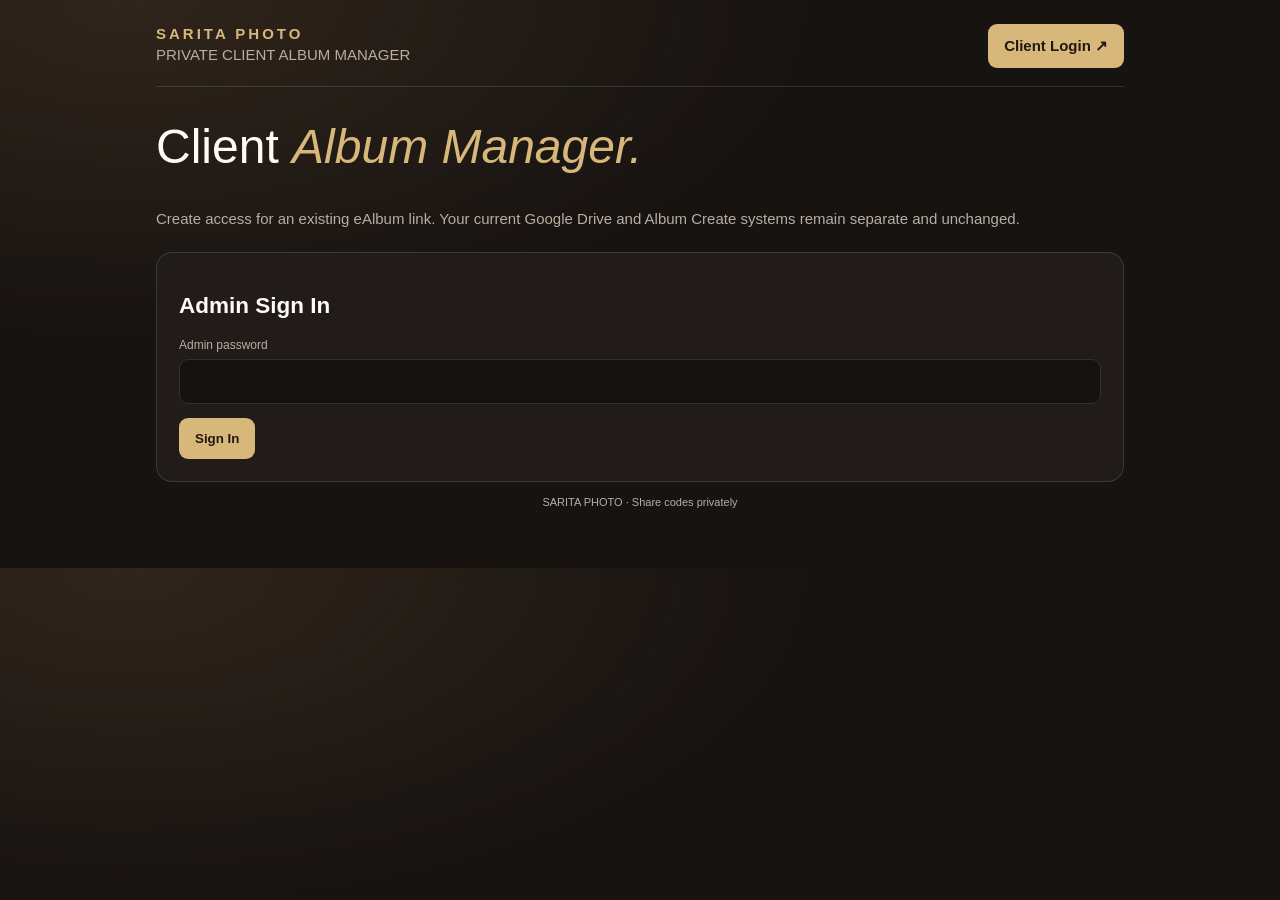
<file: album-manager/Admin.html>
<!doctype html><html lang="en"><head><meta charset="utf-8"><meta name="viewport" content="width=device-width,initial-scale=1"><style>
:root{color-scheme:dark;--bg:#171311;--panel:#211c19;--gold:#d7b77a;--muted:#b9ada2;--line:#ffffff20;--white:#fffaf3}*{box-sizing:border-box}body{margin:0;background:radial-gradient(ellipse at 10% 0%,#55402a66,transparent 42%),var(--bg);color:var(--white);font:15px Arial,sans-serif}.wrap{max-width:1000px;margin:auto;padding:24px 16px 45px}.top{display:flex;justify-content:space-between;align-items:center;border-bottom:1px solid var(--line);padding-bottom:18px}.brand{color:var(--gold);font-weight:bold;letter-spacing:3px}.muted{color:var(--muted);line-height:1.7}.panel{background:var(--panel);border:1px solid var(--line);border-radius:16px;padding:22px;margin-top:20px}h1{font-size:clamp(30px,6vw,48px);font-weight:500}h1 em{color:var(--gold)}label{display:block;color:var(--muted);font-size:12px;margin:0 0 7px}input{width:100%;padding:13px;border:1px solid var(--line);border-radius:9px;background:#151210;color:var(--white);font-size:15px;margin-bottom:14px}button,.btn{border:0;border-radius:9px;padding:13px 16px;background:var(--gold);color:#211810;font-weight:bold;cursor:pointer;text-decoration:none;display:inline-block}.secondary{background:#38302a;color:white}.danger{background:#713535;color:white;padding:8px 10px}.grid{display:grid;grid-template-columns:1fr 1fr;gap:14px}.msg{padding:12px;border-radius:9px;background:#ffffff0b;color:var(--muted);margin-top:12px;white-space:pre-wrap}.success{color:#b8e4c5;border:1px solid #70b98a55}.error{color:#ffc3c3;border:1px solid #d77b7b55}.hidden{display:none!important}.code{font-size:25px;letter-spacing:4px;color:var(--gold)}.tablewrap{overflow:auto}table{width:100%;border-collapse:collapse;min-width:600px}td,th{text-align:left;padding:12px 8px;border-bottom:1px solid var(--line);font-size:13px}th{color:var(--gold)}td a{color:var(--gold)}@media(max-width:620px){.grid{grid-template-columns:1fr}.panel{padding:15px}}
</style></head><body><div class="wrap"><header class="top"><div><div class="brand">SARITA PHOTO</div><div class="muted">PRIVATE CLIENT ALBUM MANAGER</div></div><a class="btn" href="?page=client" target="_blank">Client Login ↗</a></header><h1>Client <em>Album Manager.</em></h1><p class="muted">Create access for an existing eAlbum link. Your current Google Drive and Album Create systems remain separate and unchanged.</p>
<section id="login" class="panel"><h2>Admin Sign In</h2><form id="lf"><label>Admin password</label><input id="pw" type="password" minlength="12" autocomplete="current-password" required><button>Sign In</button></form><div id="lm" class="msg hidden"></div></section>
<div id="app" class="hidden"><section class="panel"><h2>Create Client Access</h2><form id="cf"><div class="grid"><div><label>Client name</label><input id="name" maxlength="100" required placeholder="Client name"></div><div><label>Client mobile (10 digits)</label><input id="phone" inputmode="numeric" maxlength="10" minlength="10" pattern="[0-9]{10}" required placeholder="10-digit mobile"></div></div><label>Ready E-Album URL</label><input id="url" type="url" required placeholder="https://view.ealbum.in/?c=..."><button>Create Album Code</button></form><div id="cm" class="msg hidden"></div></section><section class="panel"><button id="refresh" class="secondary" type="button">Refresh Albums</button><div id="listmsg" class="msg"></div><div class="tablewrap"><table><thead><tr><th>Client</th><th>Mobile</th><th>Ready Album</th><th>Status</th><th>Access</th></tr></thead><tbody id="rows"></tbody></table></div></section></div><p class="muted" style="text-align:center;font-size:11px">SARITA PHOTO · Share codes privately</p></div>
<script>let token='';const $=x=>document.getElementById(x);function msg(id,t,c){let e=$(id);e.textContent=t;e.className='msg '+(c||'');}function err(id,e){msg(id,e&&e.message||String(e),'error');}
$('lf').onsubmit=e=>{e.preventDefault();msg('lm','Checking password…');google.script.run.withSuccessHandler(r=>{token=r.token;$('login').classList.add('hidden');$('app').classList.remove('hidden');load();}).withFailureHandler(e=>err('lm',e)).adminLogin($('pw').value);};
$('cf').onsubmit=e=>{e.preventDefault();msg('cm','Creating access…');google.script.run.withSuccessHandler(r=>{msg('cm','Created for '+r.name+'\nMobile: '+r.phone+'\nAlbum code — COPY AND SHARE NOW:\n'+r.code+'\n\nClient login: use this app URL with ?page=client','success');$('cf').reset();load();}).withFailureHandler(e=>err('cm',e)).createAlbum(token,{name:$('name').value,phone:$('phone').value,url:$('url').value});};
$('refresh').onclick=load;function load(){msg('listmsg','Loading…');google.script.run.withSuccessHandler(a=>{let b=$('rows');b.textContent='';a.forEach(r=>{let tr=document.createElement('tr');[r.name,r.phone].forEach(v=>{let td=document.createElement('td');td.textContent=v;tr.appendChild(td)});let l=document.createElement('td'),a=document.createElement('a');a.href=r.url;a.target='_blank';a.rel='noopener';a.textContent='Open ↗';l.appendChild(a);tr.appendChild(l);let st=document.createElement('td');st.textContent=r.status;tr.appendChild(st);let ac=document.createElement('td'),btn=document.createElement('button');btn.className=r.status==='ACTIVE'?'danger':'secondary';btn.textContent=r.status==='ACTIVE'?'Disable':'Enable';btn.onclick=()=>google.script.run.withSuccessHandler(load).withFailureHandler(e=>err('listmsg',e)).setAlbumStatus(token,r.row,r.status==='ACTIVE'?'DISABLED':'ACTIVE');ac.appendChild(btn);tr.appendChild(ac);b.appendChild(tr)});msg('listmsg',a.length+' saved album(s).');}).withFailureHandler(e=>err('listmsg',e)).listAlbums(token);}</script></body></html>
</file>
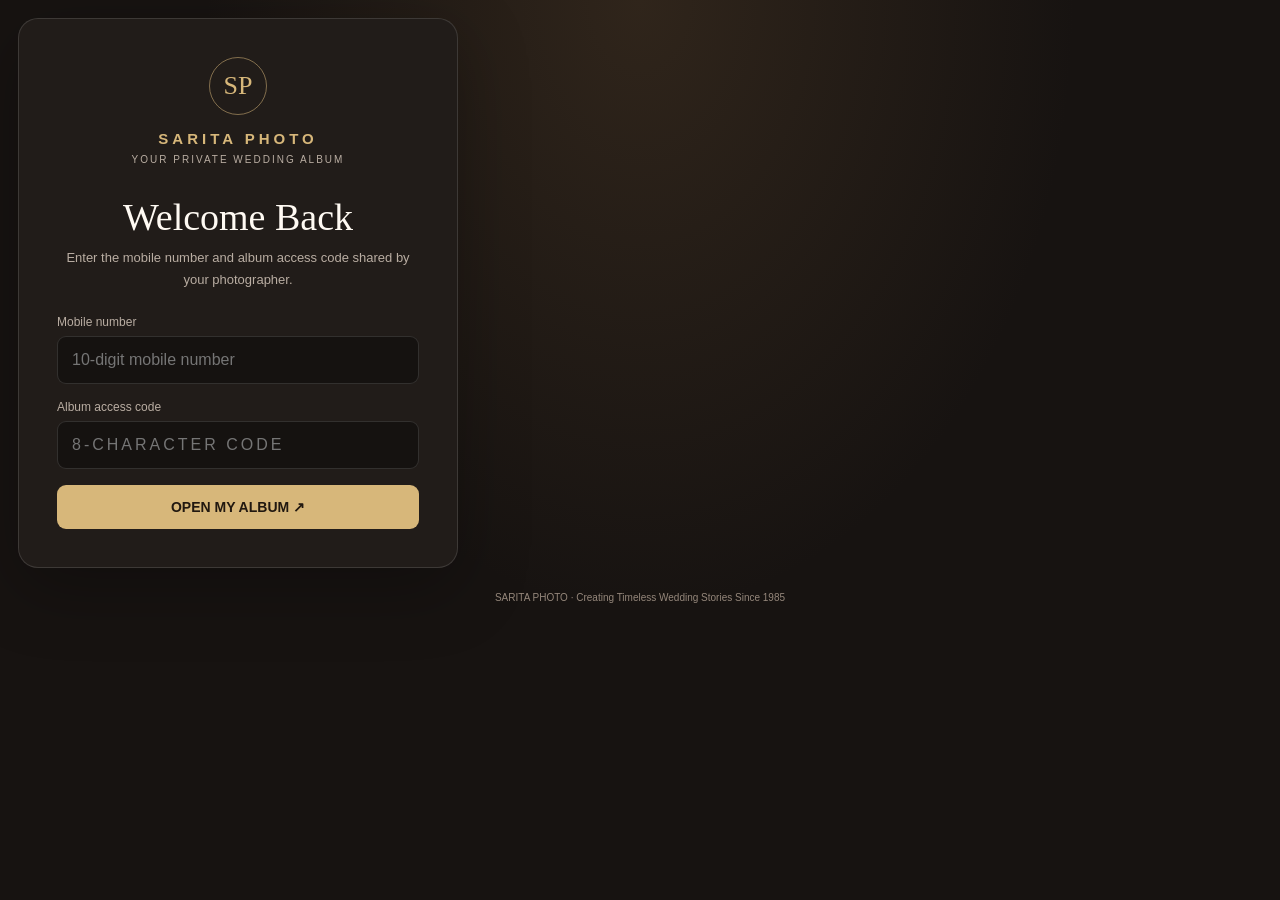
<file: album-manager/Client.html>
<!doctype html><html lang="en"><head><meta charset="utf-8"><meta name="viewport" content="width=device-width,initial-scale=1"><meta name="robots" content="noindex,nofollow"><style>
:root{color-scheme:dark;--bg:#171311;--panel:#211c19;--gold:#d7b77a;--muted:#b9ada2;--line:#ffffff20;--white:#fffaf3}*{box-sizing:border-box}body{margin:0;min-height:100vh;padding:18px;background:radial-gradient(ellipse at 50% 0%,#55402a66,transparent 48%),var(--bg);color:var(--white);font:15px Arial,sans-serif}.card{width:min(100%,440px);padding:clamp(22px,6vw,38px);background:var(--panel);border:1px solid var(--line);border-radius:20px;box-shadow:0 20px 70px #0004}.logo{margin:0 auto 15px;width:58px;height:58px;display:grid;place-items:center;border:1px solid #d7b77a88;border-radius:50%;color:var(--gold);font:26px Georgia,serif}.brand,.tag{text-align:center}.brand{color:var(--gold);font-weight:bold;letter-spacing:4px}.tag{color:var(--muted);font-size:10px;letter-spacing:2px;margin-top:7px}h1{text-align:center;font:500 38px Georgia,serif;margin:30px 0 8px}p{text-align:center;color:var(--muted);line-height:1.7;font-size:13px;margin:0 0 24px}label{display:block;color:var(--muted);font-size:12px;margin:0 0 7px}input{width:100%;padding:14px;border:1px solid var(--line);border-radius:9px;background:#151210;color:var(--white);font-size:16px;margin-bottom:16px}button{width:100%;border:0;border-radius:9px;padding:14px;background:var(--gold);color:#211810;font-weight:bold;font-size:14px;cursor:pointer}.msg{margin-top:14px;padding:12px;border-radius:9px;background:#ffffff0b;color:var(--muted);font-size:13px;line-height:1.6}.error{border:1px solid #d77b7b55;color:#ffc3c3}.foot{text-align:center;color:#95877b;font-size:10px;margin-top:24px}.viewer{display:none;margin:0 auto;width:min(1400px,100%);background:#050505;border:1px solid #ffffff20;border-radius:14px;overflow:hidden}.viewerbar{display:flex;align-items:center;justify-content:space-between;gap:12px;padding:12px 16px;background:#1b1015;color:#fffaf3}.viewerbar strong{font:500 18px Georgia,serif}.viewerbar a{color:var(--gold);font-size:12px;font-weight:bold;text-decoration:none;white-space:nowrap}.albumframe{display:block;width:100%;height:min(72vh,800px);min-height:420px;border:0;background:#050505}.viewerfoot{padding:10px 15px;color:#d7c7bd;background:#1b1015;font-size:11px}.card.loggedin{display:none}@media(max-width:600px){body{padding:10px}.albumframe{height:72vh;min-height:380px}.viewerbar{padding:10px}.viewerbar strong{font-size:15px}}</style></head><body><main id="loginCard" class="card"><div class="logo">SP</div><div class="brand">SARITA PHOTO</div><div class="tag">YOUR PRIVATE WEDDING ALBUM</div><h1>Welcome Back</h1><p>Enter the mobile number and album access code shared by your photographer.</p><form id="f"><label>Mobile number</label><input id="phone" inputmode="numeric" autocomplete="tel" maxlength="10" minlength="10" pattern="[0-9]{10}" required placeholder="10-digit mobile number"><label>Album access code</label><input id="code" autocomplete="one-time-code" maxlength="8" minlength="8" required placeholder="8-character code" style="text-transform:uppercase;letter-spacing:3px"><button>OPEN MY ALBUM ↗</button></form><div id="m" class="msg" hidden></div></main><section id="viewer" class="viewer" aria-label="Private wedding album"><div class="viewerbar"><strong id="albumName">Your Wedding Album</strong><a id="openFull" href="#" target="_blank" rel="noopener noreferrer">Open full album ↗</a></div><iframe id="albumFrame" class="albumframe" title="Private Wedding E-Album" allow="fullscreen; autoplay" allowfullscreen></iframe><div class="viewerfoot">Your private wedding album</div></section><div class="foot">SARITA PHOTO · Creating Timeless Wedding Stories Since 1985</div><script>$('f');function $(x){return document.getElementById(x)}$('f').onsubmit=e=>{e.preventDefault();let m=$('m');m.hidden=false;m.className='msg';m.textContent='Verifying…';google.script.run.withSuccessHandler(r=>{document.getElementById('loginCard').style.display='none';document.getElementById('viewer').style.display='block';document.getElementById('albumName').textContent=r.name+' — Wedding E-Album';document.getElementById('albumFrame').src=r.url;document.getElementById('openFull').href=r.url;document.title=r.name+' | Private Wedding Album';}).withFailureHandler(err=>{m.className='msg error';m.textContent=err&&err.message||'Could not verify details.';}).clientLogin($('phone').value,$('code').value)};</script></body></html>
</file>
<file: style.css>
:root{--paper:#faf7f1;--white:#fffdf9;--ink:#352d28;--muted:#786e65;--gold:#b42332;--gold-light:#efc5ca;--line:#ead5d7;--rose:#f1e5dc;--serif:'Cormorant Garamond',Georgia,serif;--sans:'DM Sans',Arial,sans-serif}
*{box-sizing:border-box;margin:0;padding:0}html{scroll-behavior:smooth;scroll-padding-top:95px}body{background:var(--paper);color:var(--ink);font-family:var(--sans);line-height:1.65}a{color:inherit}img{display:block;max-width:100%}.container{width:min(1180px,90%);margin-inline:auto}.top-strip{background:#f2e2e2;color:#6f2931;text-align:center;padding:8px 12px;font-size:9px;letter-spacing:1.8px;font-weight:700}.top-strip span{color:var(--gold);margin:0 14px}
.site-header{position:sticky;top:0;z-index:30;background:rgba(250,247,241,.94);backdrop-filter:blur(16px);border-bottom:1px solid #ead5d7}.header-inner{min-height:88px;display:flex;align-items:center;justify-content:space-between;gap:24px}.brand{display:flex;align-items:center;gap:12px;text-decoration:none;flex-shrink:0}.brand img{width:54px;height:54px;object-fit:contain}.brand strong{display:block;font:600 25px/1.1 var(--serif);letter-spacing:1.6px}.brand small{display:block;font-size:8px;letter-spacing:1.3px;color:var(--muted);margin-top:5px}.main-nav{display:flex;align-items:center;gap:22px}.main-nav a{text-decoration:none;color:#554a40;font-size:11px;transition:color .2s}.main-nav a:hover{color:var(--gold)}.header-cta{padding:11px 17px;border:1px solid var(--gold);text-decoration:none;color:#8f1d2c;font-size:11px;white-space:nowrap}.header-cta span{margin-left:9px}.menu-toggle{display:none;background:transparent;border:1px solid var(--line);color:var(--ink);padding:5px 10px;font-size:21px}
.hero{min-height:670px;position:relative;isolation:isolate;display:flex;align-items:center;overflow:hidden;background:#d7c4af}.hero-photo{position:absolute;inset:0;z-index:0;pointer-events:none;background:url('https://drive.google.com/thumbnail?id=1ormPUD1yjozkM7Env09jNCij71_kI2qu&sz=w2000') center 45%/cover no-repeat;filter:saturate(.78)}.hero-shade{position:absolute;inset:0;z-index:1;pointer-events:none;background:linear-gradient(90deg,rgba(250,247,241,.97) 0%,rgba(250,247,241,.91) 42%,rgba(250,247,241,.28) 100%)}.hero-inner{position:relative;z-index:2;display:flex;align-items:center;justify-content:space-between;gap:45px;padding-top:80px;padding-bottom:85px}.hero-copy{max-width:690px}.eyebrow{font-size:10px;font-weight:700;letter-spacing:2px;color:#a12635;text-transform:uppercase}.eyebrow span{display:inline-block;width:24px;height:1px;background:var(--gold);vertical-align:middle;margin-right:8px}.hero h1{font:500 clamp(48px,6.4vw,82px)/.99 var(--serif);letter-spacing:-1px;margin:22px 0}.hero h1 em,.section-title h2 em,.intro-copy h2 em,.process h2 em,.contact-panel h2 em{font-weight:500;color:#b42332}.hero-text{max-width:530px;color:#685d53;font-size:13px}.hero-actions{display:flex;align-items:center;gap:25px;flex-wrap:wrap;margin-top:30px}.btn{display:inline-flex;align-items:center;justify-content:center;gap:15px;padding:13px 20px;font-size:11px;font-weight:700;text-decoration:none;border:1px solid var(--gold);transition:transform .2s,background .2s}.btn:hover{transform:translateY(-2px)}.btn-primary{background:#b42332;color:white}.btn-outline{background:transparent;color:#8f2432}.text-link,.under-link{font-size:11px;color:#8f2432;text-decoration:none;border-bottom:1px solid #d7a0a6;padding-bottom:4px}.hero-note{display:flex;align-items:center;gap:12px;margin-top:50px;color:#796b5b;font-size:10px;letter-spacing:.5px}.note-line{width:40px;height:1px;background:var(--gold)}.hero-stamp{align-self:flex-end;margin-bottom:18px;padding:20px 25px;background:rgba(255,253,249,.76);border:1px solid rgba(179,138,81,.5);text-align:center;transform:rotate(3deg);min-width:190px}.hero-stamp span{display:block;font-size:8px;letter-spacing:2px;color:#7b5558}.hero-stamp strong{display:block;font:italic 30px var(--serif);color:#a12635}.scroll-cue{position:absolute;z-index:3;bottom:20px;left:5%;font-size:8px;letter-spacing:2px;color:#7b5558;text-decoration:none}
.section-pad{padding:96px 0}.intro{background:var(--white)}.intro-grid{display:grid;grid-template-columns:1fr 1fr;align-items:center;gap:90px}.intro-image{position:relative;padding:0 28px 28px 0}.intro-image:before{content:'';position:absolute;right:0;bottom:0;width:72%;height:78%;background:#f3dfe1;z-index:0}.intro-image img{position:relative;z-index:1;width:100%;height:510px;object-fit:cover}.image-caption{position:absolute;z-index:2;bottom:9px;left:20px;background:var(--white);padding:10px 15px;font:italic 18px var(--serif);color:#8f2432}.intro-copy h2,.process h2,.contact-panel h2{font:500 clamp(38px,4.5vw,56px)/1.08 var(--serif);margin:15px 0 22px}.intro-copy>p:not(.eyebrow){font-size:13px;color:var(--muted);margin:0 0 14px}.under-link{display:inline-block;margin-top:15px}.under-link span{margin-left:10px}.signature{margin-top:35px;font:600 21px var(--serif);letter-spacing:2px;color:#922332}.signature small{display:block;font:700 8px var(--sans);letter-spacing:1.7px;color:var(--muted)}
.services{background:#f7eeee}.section-title{display:flex;align-items:end;justify-content:space-between;gap:35px;margin-bottom:36px}.section-title h2{font:500 clamp(37px,4.5vw,55px)/1.05 var(--serif);margin-top:12px}.section-title>p{max-width:340px;color:var(--muted);font-size:12px}.service-grid{display:grid;grid-template-columns:repeat(3,1fr);gap:23px}.service-card{background:var(--white);border:1px solid var(--line)}.service-number{padding:15px 19px 11px;color:#a12635;font-size:9px;font-weight:700;letter-spacing:1.5px}.service-card img{width:100%;height:260px;object-fit:cover}.service-card-copy{padding:22px 22px 25px}.service-card h3{font:500 29px/1.15 var(--serif);margin-bottom:10px}.service-card p{color:var(--muted);font-size:12px;min-height:60px}.service-card a{display:inline-block;margin-top:17px;font-size:10px;text-decoration:none;color:#a12635;border-bottom:1px solid var(--gold-light);padding-bottom:4px}
.gallery-section{background:var(--white)}.gallery-grid{display:grid;grid-template-columns:1.05fr 1fr 1fr;grid-template-rows:240px 240px;gap:15px}.gallery-item{position:relative;overflow:hidden;background:#f2e2e2;min-height:200px}.gallery-item img{width:100%;height:100%;object-fit:cover;transition:transform .5s;filter:saturate(.86)}.gallery-item:hover img{transform:scale(1.045)}.gallery-item:after{content:'';position:absolute;inset:35% 0 0;background:linear-gradient(transparent,rgba(27,20,14,.62))}.gallery-item span{position:absolute;z-index:1;bottom:15px;left:17px;right:17px;color:white;font:italic 21px var(--serif);display:flex;justify-content:space-between;align-items:center}.gallery-item span b{font:normal 13px var(--sans)}.gallery-tall{grid-row:span 2}.gallery-wide{grid-column:span 2}.gallery-disclaimer{font-size:9px;color:#948779;margin-top:16px;text-align:center}.center-action{text-align:center;margin-top:28px}
.process{background:#f2e2e2}.process-grid{display:grid;grid-template-columns:.9fr 1.1fr;gap:90px}.process-intro{font-size:13px;color:var(--muted);max-width:400px}.process-steps article{display:flex;gap:25px;padding:18px 0;border-bottom:1px solid #e3c3c7}.process-steps article:first-child{padding-top:0}.process-steps article>span{font:italic 24px var(--serif);color:#b42332}.process-steps h3{font:500 25px var(--serif)}.process-steps p{font-size:12px;color:#75695d;margin-top:4px}
.reviews{background:var(--paper)}.review-grid{display:grid;grid-template-columns:repeat(3,1fr);gap:18px}.review-card{padding:28px;background:var(--white);border:1px solid var(--line)}.stars{color:#b42332;letter-spacing:3px;font-size:13px}.review-card>p{font:italic 22px/1.4 var(--serif);margin:18px 0 25px}.review-card>span{font-size:10px;color:var(--muted)}.review-cta{background:#f7e8e9}.review-mark{font:60px var(--serif);color:#b42332}.review-cta h3{font:500 28px var(--serif)}.review-cta p{font:12px var(--sans);color:var(--muted);margin:12px 0 20px}.review-cta a{font-size:11px;color:#8f2432;text-decoration:none;border-bottom:1px solid #d7a0a6;padding-bottom:4px}
.contact-section{background:#f5e8e8}.contact-panel{display:flex;justify-content:space-between;align-items:center;gap:45px;padding:55px;background:var(--white);border:1px solid #e9cfd2}.contact-panel>div:first-child{max-width:650px}.contact-panel h2{margin-bottom:15px}.contact-panel p:not(.eyebrow){font-size:12px;color:var(--muted)}.contact-actions{display:flex;flex-direction:column;align-items:flex-start;gap:14px;flex-shrink:0}.contact-phone{font-size:11px;color:#715738;text-decoration:none;border-bottom:1px solid #d9a5ab;padding-bottom:3px}
.site-footer{background:#f8f4ed;border-top:1px solid var(--line);padding:26px 0}.footer-inner{display:flex;align-items:center;justify-content:space-between;gap:18px}.footer-brand{font:600 22px var(--serif);letter-spacing:1.5px;text-decoration:none}.footer-inner p,.footer-inner small{font-size:10px;color:var(--muted)}
@media(max-width:1000px){.main-nav{gap:12px}.main-nav a{font-size:10px}.header-inner{gap:14px}.brand strong{font-size:22px}.hero-stamp{display:none}.intro-grid{gap:45px}.process-grid{gap:45px}}
@media(max-width:760px){.top-strip{font-size:8px;letter-spacing:1px}.header-inner{min-height:74px;flex-wrap:wrap}.brand img{width:45px;height:45px}.brand strong{font-size:20px}.brand small{font-size:7px}.menu-toggle{display:block;margin-left:auto}.header-cta{display:none}.main-nav{display:none;order:5;width:100%;padding:10px 0 18px;flex-direction:column;align-items:flex-start;gap:14px}.main-nav.open{display:flex}.hero{min-height:640px}.hero-shade{background:linear-gradient(90deg,rgba(250,247,241,.97),rgba(250,247,241,.77))}.hero-inner{padding-top:65px;padding-bottom:70px}.hero h1{font-size:clamp(48px,10vw,68px)}.hero-note{margin-top:35px}.section-pad{padding:65px 0}.intro-grid,.process-grid{grid-template-columns:1fr;gap:40px}.intro-image img{height:400px}.section-title{align-items:flex-start;flex-direction:column;gap:15px}.service-grid{grid-template-columns:1fr 1fr}.service-card img{height:220px}.gallery-grid{grid-template-columns:1fr 1fr;grid-template-rows:220px 220px 220px}.gallery-tall{grid-row:span 2}.gallery-wide{grid-column:span 2}.review-grid{grid-template-columns:1fr}.review-card>p{font-size:21px}.contact-panel{padding:30px;flex-direction:column;align-items:flex-start}.contact-actions{align-items:flex-start}.footer-inner{flex-wrap:wrap}}
@media(max-width:500px){.hero h1{font-size:48px}.hero-actions{gap:15px;align-items:flex-start;flex-direction:column}.hero-note{font-size:9px}.service-grid{grid-template-columns:1fr}.service-card img{height:250px}.gallery-grid{grid-template-columns:1fr 1fr;grid-template-rows:170px 170px 170px}.gallery-item span{font-size:17px;left:10px;right:10px;bottom:10px}.intro-image img{height:330px}.intro-image{padding-right:15px;padding-bottom:15px}.contact-panel{padding:25px 20px}.footer-inner{flex-direction:column;align-items:flex-start;gap:8px}.top-strip span{margin:0 5px}}


/* Private client E-Album guide */
.ealbum-section{background:#fffaf6;position:relative;overflow:hidden}
.ealbum-heading{display:flex;align-items:center;justify-content:space-between;gap:35px;margin-bottom:38px}
.ealbum-heading>div:first-child{max-width:760px}
.ealbum-heading h2{font:500 clamp(39px,5vw,62px)/1.02 var(--serif);margin:13px 0 18px}
.ealbum-heading h2 em{color:#b42332;font-weight:500}
.ealbum-lead{max-width:720px;color:var(--muted);font-size:14px}
.ealbum-seal{width:145px;height:145px;border:1px solid #d8a6ac;outline:1px solid #d8a6ac;outline-offset:6px;display:flex;flex-direction:column;align-items:center;justify-content:center;flex-shrink:0;color:#8f2432;transform:rotate(3deg);background:#fffdf9}
.ealbum-seal span{font-size:8px;letter-spacing:2px;font-weight:700}
.ealbum-seal strong{font:italic 29px var(--serif);padding:5px 0}
.ealbum-layout{display:grid;grid-template-columns:1.35fr .65fr;gap:24px;align-items:start}
.ealbum-main-card,.ealbum-side-card{border:1px solid var(--line);background:#fffdf9;padding:clamp(24px,4vw,43px)}
.ealbum-icon{width:48px;height:48px;display:grid;place-items:center;border-radius:50%;background:#f7e8e9;color:#a12635;font-size:25px;margin-bottom:17px}
.ealbum-main-card h3,.ealbum-side-card h3{font:500 31px/1.15 var(--serif);margin-bottom:22px}
.ealbum-steps{list-style:none;display:grid;gap:0}
.ealbum-steps li{display:grid;grid-template-columns:40px 1fr;gap:14px;padding:19px 0;border-top:1px solid #eee0df}
.ealbum-steps li>span{font:italic 24px var(--serif);color:#b42332}
.ealbum-steps strong{font-size:13px;color:var(--ink)}
.ealbum-steps p,.ealbum-side-card p{font-size:12px;color:var(--muted);margin-top:4px;line-height:1.8}
.ealbum-open{margin-top:25px;min-height:48px}
.ealbum-note{font-size:10px;color:#876c6d;margin-top:14px}
.ealbum-side{display:grid;gap:18px}
.ealbum-side-card{padding:28px}
.ealbum-side-label{font-size:9px;letter-spacing:1.7px;color:#a12635;font-weight:700}
.ealbum-side-card h3{font-size:28px;margin:12px 0}
.ealbum-side-card a{display:inline-block;margin-top:18px;color:#8f2432;text-decoration:none;font-size:11px;font-weight:700;border-bottom:1px solid #d7a0a6;padding-bottom:5px}
.ealbum-side-card.soft{background:#f7e8e9}
.ealbum-privacy{font-size:10px;line-height:1.8;color:#8b7b73;padding:4px 3px}
@media(max-width:760px){.ealbum-heading{align-items:flex-start}.ealbum-seal{width:95px;height:95px;outline-offset:3px}.ealbum-seal strong{font-size:21px}.ealbum-seal span{font-size:6px;letter-spacing:1px}.ealbum-layout{grid-template-columns:1fr}.ealbum-lead{font-size:13px}}
@media(max-width:500px){.ealbum-heading{gap:18px}.ealbum-seal{width:75px;height:75px;flex-shrink:0}.ealbum-seal strong{font-size:17px}.ealbum-heading h2{font-size:42px}.ealbum-main-card,.ealbum-side-card{padding:22px}.ealbum-main-card h3{font-size:28px}.ealbum-steps li{grid-template-columns:30px 1fr;gap:10px}}


/* SARITA PHOTO — luxury editorial redesign */
:root{--paper:#f8f3ec;--white:#fffdfa;--ink:#261b1a;--muted:#776763;--gold:#a77b45;--gold-light:#e5cda9;--line:#e8d9cb;--rose:#f0e4dc;--serif:'Cormorant Garamond',Georgia,serif;--sans:'DM Sans',Arial,sans-serif}
body{background:var(--paper);color:var(--ink);line-height:1.75}
::selection{background:#7c2633;color:#fff}
a{transition:color .25s,background .25s,border-color .25s,transform .25s}
.top-strip{background:#27191b;color:#f4e4d1;font-size:9px;letter-spacing:2.2px;padding:10px 12px}
.top-strip span{color:#d9b47d}
.site-header{background:rgba(255,253,250,.96);border-bottom:1px solid #e7d7c7;box-shadow:0 4px 25px rgba(50,30,25,.04)}
.header-inner{min-height:94px}
.brand img{width:58px;height:58px}
.brand strong{font-size:28px;letter-spacing:2px;color:#352124}
.brand small{letter-spacing:1.6px}
.main-nav{gap:clamp(12px,1.65vw,24px)}
.main-nav a{font-size:11px;font-weight:600;color:#554345;position:relative;padding:8px 0}
.main-nav a:after{content:'';position:absolute;left:0;bottom:0;width:0;height:1px;background:#a77b45;transition:width .25s}
.main-nav a:hover:after{width:100%}
.main-nav a:hover{color:#9b2838}
.header-cta{background:#302023;color:#fff7ef;border-color:#302023;padding:12px 18px}
.header-cta:hover{background:#8f2636;border-color:#8f2636}
.hero{min-height:730px;background:#211719}
.hero-photo{background-position:center 42%;filter:saturate(.78) contrast(1.02)}
.hero-shade{background:linear-gradient(90deg,rgba(248,243,236,.97) 0%,rgba(248,243,236,.91) 38%,rgba(248,243,236,.45) 67%,rgba(29,20,21,.16) 100%)}
.hero-inner{padding-top:100px;padding-bottom:105px}
.eyebrow{letter-spacing:2.4px;font-size:10px;color:#9b2938}
.hero h1{font-size:clamp(58px,7.3vw,96px);line-height:.94;letter-spacing:-1.8px;color:#2b1d1e;max-width:760px}
.hero h1 em{color:#9b2938}
.hero-text{font-size:14px;line-height:1.95;max-width:510px}
.btn{padding:15px 23px;letter-spacing:.4px}
.btn-primary{background:#842536;border-color:#842536;box-shadow:0 8px 24px rgba(132,37,54,.15)}
.btn-primary:hover{background:#5e1c29;border-color:#5e1c29;box-shadow:0 12px 28px rgba(132,37,54,.22)}
.text-link,.under-link{color:#842536;border-color:#cba56d}
.hero-note{font-size:11px}
.hero-stamp{background:rgba(255,253,250,.91);border-color:#b89462;box-shadow:0 14px 35px rgba(25,15,15,.12);padding:24px 29px}
.hero-stamp strong{color:#842536;font-size:34px}
.scroll-cue{letter-spacing:2.4px;color:#6f4147}
.section-pad{padding:clamp(72px,8vw,118px) 0}
.intro{background:#fffdfa}
.intro-image{padding:0 24px 24px 0}
.intro-image:before{background:#e9d5c6}
.intro-image img{height:540px;box-shadow:0 16px 35px rgba(51,30,25,.1)}
.image-caption{bottom:5px;left:12px;padding:12px 18px;box-shadow:0 7px 25px rgba(30,20,15,.08);font-size:20px}
.intro-copy h2,.process h2,.contact-panel h2{font-size:clamp(43px,5vw,64px);letter-spacing:-.6px}
.intro-copy>p:not(.eyebrow){font-size:14px;line-height:1.95}
.signature{color:#842536}
.services{background:#f3e9e3}
.section-title{margin-bottom:45px}
.section-title h2{font-size:clamp(43px,5vw,64px);letter-spacing:-.6px}
.section-title>p{font-size:13px;line-height:1.9}
.service-grid{gap:22px}
.service-card{background:#fffdfa;border:1px solid #e7d7c7;box-shadow:0 8px 24px rgba(54,30,25,.035);transition:transform .3s,box-shadow .3s}
.service-card:hover{transform:translateY(-6px);box-shadow:0 18px 38px rgba(54,30,25,.1)}
.service-number{padding:17px 20px 12px;color:#8b2937;letter-spacing:1.8px}
.service-card img{height:280px;filter:saturate(.88);transition:transform .45s}
.service-card:hover img{transform:scale(1.025)}
.service-card-copy{padding:25px 24px 28px}
.service-card h3{font-size:32px;color:#352124}
.service-card p{font-size:13px;line-height:1.85;min-height:68px}
.service-card a{color:#842536;border-color:#cba56d;font-weight:700}
.ealbum-section{background:#fbf6f0}
.ealbum-heading h2{font-size:clamp(44px,5.2vw,68px);letter-spacing:-.8px}
.ealbum-lead{font-size:14px;line-height:1.95}
.ealbum-seal{border-color:#bd9865;outline-color:#bd9865;box-shadow:0 10px 30px rgba(60,30,25,.05)}
.ealbum-seal strong{color:#842536}
.ealbum-main-card,.ealbum-side-card{border-color:#e3d0c1;box-shadow:0 12px 32px rgba(57,34,27,.045)}
.ealbum-main-card{border-top:3px solid #842536}
.ealbum-icon{background:#f2e3e0;color:#842536}
.ealbum-steps li{border-color:#eddfd5}
.ealbum-steps li>span{color:#a77b45}
.ealbum-steps strong{font-size:14px}
.ealbum-steps p,.ealbum-side-card p{font-size:13px;line-height:1.85}
.ealbum-open{width:100%;justify-content:space-between;padding:17px 20px;letter-spacing:.8px}
.ealbum-note{font-size:11px;line-height:1.8}
.ealbum-side-card{border-radius:0}
.ealbum-side-card.soft{background:#f1e3df}
.ealbum-side-card a{color:#842536;border-color:#cba56d}
.gallery-section{background:#fffdfa}
.gallery-grid{gap:17px;grid-template-rows:260px 260px}
.gallery-item{background:#eadbd0}
.gallery-item img{filter:saturate(.84);transition:transform .65s,filter .4s}
.gallery-item:hover img{transform:scale(1.06);filter:saturate(1)}
.gallery-item:after{background:linear-gradient(transparent 20%,rgba(30,17,19,.78))}
.gallery-item span{font-size:24px;letter-spacing:.2px}
.gallery-disclaimer{font-size:10px;line-height:1.7}
.process{background:#2b1d20;color:#fff8f0}
.process .eyebrow{color:#d6b47e}
.process h2{color:#fff8f0}
.process h2 em{color:#e2bb8a}
.process-intro,.process-steps p{color:#d4c2bb;line-height:1.9}
.process-steps article{border-color:rgba(229,205,169,.23);padding:23px 0}
.process-steps article>span{color:#d6b47e;font-size:28px}
.process-steps h3{font-size:29px;color:#fff8f0}
.reviews{background:#f8f3ec}
.review-card{padding:32px;background:#fffdfa;border-color:#e7d7c7;box-shadow:0 8px 26px rgba(54,30,25,.035)}
.stars{color:#b18a51}
.review-card>p{font-size:24px;line-height:1.5}
.review-cta{background:#f1e3df}
.review-mark{color:#842536}
.review-cta a{color:#842536;border-color:#cba56d}
.contact-section{background:#efe1da}
.contact-panel{padding:clamp(30px,5vw,65px);border:1px solid #dfc8b9;box-shadow:0 18px 45px rgba(55,30,25,.06)}
.contact-panel h2 em{color:#842536}
.contact-panel p:not(.eyebrow){font-size:13px;line-height:1.9}
.contact-phone{color:#842536;border-color:#cba56d}
.site-footer{background:#25191c;border-color:#4b3434;color:#fff5ed;padding:32px 0}
.footer-brand{color:#f9e9d7;letter-spacing:2px}
.footer-inner p,.footer-inner small{color:#d5c2b9}
.footer-inner>a:last-child{font-size:10px;color:#e4c28f;text-decoration:none;border-bottom:1px solid #8e6b4e;padding-bottom:4px}
.menu-toggle{border-color:#d9c5b7;color:#5d3037}
@media(max-width:1000px){.main-nav{gap:12px}.hero{min-height:660px}}
@media(max-width:760px){
 .top-strip{line-height:1.7;padding:8px}
 .header-inner{min-height:76px}
 .main-nav{background:#fffdfa;padding:16px 12px 20px;border-top:1px solid #ead9cb}
 .main-nav a{font-size:12px;padding:4px 0}
 .hero{min-height:620px}
 .hero-shade{background:linear-gradient(90deg,rgba(248,243,236,.97),rgba(248,243,236,.84))}
 .hero-inner{padding-top:72px;padding-bottom:78px}
 .hero h1{font-size:clamp(52px,11vw,72px);line-height:.98}
 .section-pad{padding:72px 0}
 .intro-image img{height:420px}
 .service-card img{height:230px}
 .gallery-grid{grid-template-rows:210px 210px 210px}
 .gallery-item span{font-size:19px}
 .process-grid{gap:32px}
 .contact-panel{gap:28px}
}
@media(max-width:500px){
 .brand strong{font-size:21px}
 .hero h1{font-size:50px}
 .hero-text{font-size:13px}
 .hero-actions{gap:19px}
 .intro-image img{height:340px}
 .section-title h2{font-size:43px}
 .service-card h3{font-size:30px}
 .gallery-grid{gap:9px;grid-template-rows:165px 165px 165px}
 .gallery-item span{font-size:16px}
 .ealbum-heading h2{font-size:39px}
 .ealbum-open{font-size:10px}
 .footer-inner{align-items:flex-start}
}


/* Premium editorial polish inspired by modern wedding-film portfolios.
   Intentionally preserves the existing admin, client E-Album, and photo-selection links. */
:root{--gold:#a92335;--gold-light:#e6b8bf;--line:#ead6d8}
.site-header{box-shadow:0 8px 28px rgba(65,35,32,.035)}
.brand img{transition:transform .35s ease}
.brand:hover img{transform:scale(1.05)}
.main-nav a{position:relative;padding:8px 0}
.main-nav a:after{content:"";position:absolute;left:0;bottom:1px;width:0;height:1px;background:var(--gold);transition:width .25s ease}
.main-nav a:hover:after{width:100%}
.hero{min-height:700px}
.hero-photo{background-image:url('https://drive.google.com/thumbnail?id=1ormPUD1yjozkM7Env09jNCij71_kI2qu&sz=w2000');background-position:center 42%;filter:saturate(.9);transform:scale(1.015)}
.hero-shade{background:linear-gradient(90deg,rgba(250,247,241,.96) 0%,rgba(250,247,241,.88) 39%,rgba(250,247,241,.24) 78%,rgba(250,247,241,.12) 100%)}
.hero h1{max-width:690px}
.btn-primary{box-shadow:0 8px 22px rgba(164,35,53,.13)}
.btn-primary:hover{background:#861b2a}
.intro-image img,.service-card img,.gallery-item img{transition:transform .6s cubic-bezier(.2,.7,.2,1),filter .4s ease}
.intro-image:hover img,.service-card:hover img{transform:scale(1.018)}
.service-card{transition:transform .3s ease,box-shadow .3s ease}
.service-card:hover{transform:translateY(-4px);box-shadow:0 16px 35px rgba(65,35,32,.07)}
.gallery-item{isolation:isolate}
.gallery-item:after{z-index:0;pointer-events:none}
.gallery-item span{z-index:1}
.review-card{transition:transform .25s ease,box-shadow .25s ease}
.review-card:hover{transform:translateY(-3px);box-shadow:0 12px 28px rgba(65,35,32,.06)}
.contact-panel{box-shadow:0 16px 42px rgba(65,35,32,.035)}
.site-footer{padding:32px 0}
@media(prefers-reduced-motion:reduce){html{scroll-behavior:auto}*,*:before,*:after{transition:none!important;animation:none!important}}
@media(max-width:760px){.hero{min-height:660px}.hero-photo{background-position:58% center}.hero-shade{background:linear-gradient(90deg,rgba(250,247,241,.94),rgba(250,247,241,.78))}.hero-inner{padding-top:58px}.hero-copy{max-width:100%}}

/* Installable mobile-app experience */
.app-prompt{position:relative;z-index:20;display:flex;align-items:center;gap:12px;padding:11px max(5%,calc((100% - 1180px)/2));background:#2b1d20;color:#fff8f0;border-bottom:1px solid #65474a}
.app-prompt[hidden]{display:none}
.app-prompt-icon,.mobile-app-symbol{display:grid;place-items:center;flex:0 0 auto;width:42px;height:42px;border:1px solid #d6b47e;border-radius:12px;color:#f4d6b0;font:600 17px var(--serif);letter-spacing:1px}
.app-prompt-copy{display:flex;flex:1;min-width:0;flex-direction:column;line-height:1.4}
.app-prompt-copy strong{font-size:11px;letter-spacing:.2px}
.app-prompt-copy span{font-size:10px;color:#d9c7bd;margin-top:3px}
.app-install-btn{border:1px solid #d6b47e;background:#d6b47e;color:#2b1d20;padding:10px 14px;font:700 10px var(--sans);white-space:nowrap;cursor:pointer}
.app-dismiss{border:0;background:transparent;color:#f7e8e8;font-size:22px;padding:0 3px;cursor:pointer}
.mobile-app-section{padding:0 0 90px;background:#f8f3ec}
.mobile-app-card{display:grid;grid-template-columns:auto 1fr auto;align-items:center;gap:25px;padding:34px;border:1px solid #dfc8b9;background:#fffdfa;box-shadow:0 16px 42px rgba(65,35,32,.04)}
.mobile-app-symbol{width:64px;height:64px;border-radius:18px;background:#2b1d20;font-size:24px}
.mobile-app-copy h2{font:500 clamp(30px,3.5vw,43px)/1.05 var(--serif);margin:8px 0;color:#352124}
.mobile-app-copy h2 em{color:#842536}
.mobile-app-copy>p:last-child{font-size:12px;color:var(--muted);line-height:1.8;max-width:560px}
.mobile-app-actions{display:flex;flex-direction:column;align-items:flex-start;gap:14px}
.mobile-app-actions .btn{white-space:nowrap;cursor:pointer}
.install-help{grid-column:2/4;font-size:10px;line-height:1.8;color:#786e65;display:none}
.install-help.install-help-open{display:block}
@media(max-width:760px){.app-prompt{padding:10px 5%;gap:9px}.app-prompt-icon{width:36px;height:36px}.app-prompt-copy strong{font-size:10px}.app-prompt-copy span{font-size:9px}.app-install-btn{padding:9px 10px}.mobile-app-section{padding-bottom:65px}.mobile-app-card{grid-template-columns:auto 1fr;gap:17px;padding:22px}.mobile-app-symbol{width:50px;height:50px;font-size:20px}.mobile-app-copy h2{font-size:34px}.mobile-app-actions{grid-column:1/-1;flex-direction:row;flex-wrap:wrap;align-items:center}.install-help{grid-column:1/-1}.mobile-app-actions .btn{font-size:10px}}
@media(max-width:420px){.app-prompt-copy span{display:none}.app-prompt-copy strong{font-size:9px}.app-install-btn{font-size:9px;padding:8px}.mobile-app-card{padding:18px}}

/* Welcome popup: premium mobile-first app launch experience */
.welcome-modal[hidden]{display:none!important}
.welcome-modal{position:fixed;inset:0;z-index:1000;display:grid;place-items:center;padding:16px;isolation:isolate}
.welcome-backdrop{position:absolute;inset:0;width:100%;height:100%;border:0;background:rgba(24,14,17,.78);backdrop-filter:blur(8px);cursor:pointer;z-index:-1}
.welcome-card{position:relative;display:grid;grid-template-columns:.9fr 1.1fr;width:min(760px,100%);max-height:min(90dvh,850px);overflow:auto;background:#fffaf4;border:1px solid rgba(225,195,157,.7);box-shadow:0 30px 100px rgba(0,0,0,.35);animation:welcomeRise .35s ease-out}
.welcome-close{position:absolute;right:12px;top:10px;z-index:2;width:36px;height:36px;border:1px solid rgba(255,255,255,.45);border-radius:50%;background:rgba(34,21,24,.55);color:white;font-size:25px;line-height:1;cursor:pointer}
.welcome-cover{min-height:420px;padding:28px 20px;display:flex;flex-direction:column;align-items:center;justify-content:center;text-align:center;gap:18px;color:#f9ecda;background:radial-gradient(ellipse at 50% 25%,rgba(163,73,75,.4),transparent 42%),linear-gradient(145deg,#29191e,#513039 52%,#21161a);position:relative;overflow:hidden}
.welcome-cover:before,.welcome-cover:after{content:"";position:absolute;width:250px;height:250px;border:1px solid rgba(222,185,132,.28);border-radius:50%;pointer-events:none}
.welcome-cover:before{width:310px;height:310px}.welcome-cover:after{width:220px;height:220px}
.welcome-monogram{display:grid;place-items:center;width:88px;height:88px;border:1px solid #d6b47e;border-radius:50%;font:500 36px var(--serif);letter-spacing:3px;color:#f3d9b2;box-shadow:0 0 0 8px rgba(214,180,126,.07);z-index:1}
.welcome-kicker,.welcome-est{font-size:8px;letter-spacing:2px;line-height:1.8;z-index:1}
.welcome-script{font:italic 31px/1.1 var(--serif);color:#f0cda5;z-index:1}
.welcome-est{max-width:230px;color:#d9c0b0}
.welcome-body{padding:clamp(24px,4vw,42px);display:flex;flex-direction:column;justify-content:center}
.welcome-body h2{font:500 clamp(38px,4.5vw,53px)/.98 var(--serif);margin:13px 0 17px;color:#352124}
.welcome-body h2 em{color:#842536}
.welcome-body>p:not(.eyebrow){font-size:12px;line-height:1.9;color:#786e65;margin-bottom:22px}
.welcome-album{width:100%;justify-content:space-between}
.welcome-whatsapp{font-size:11px;text-align:center;text-decoration:none;color:#842536;margin-top:17px}
.welcome-explore{margin-top:18px;border:0;border-top:1px solid #ead6d8;padding-top:14px;background:transparent;color:#786e65;font:600 10px var(--sans);letter-spacing:1px;cursor:pointer}
body.welcome-open{overflow:hidden}
@keyframes welcomeRise{from{opacity:0;transform:translateY(14px) scale(.985)}to{opacity:1;transform:translateY(0) scale(1)}}
@media(max-width:600px){.welcome-modal{padding:12px}.welcome-card{grid-template-columns:1fr;width:min(440px,100%);max-height:92dvh}.welcome-cover{min-height:180px;padding:22px 18px;gap:9px}.welcome-monogram{width:57px;height:57px;font-size:25px}.welcome-script{font-size:25px}.welcome-kicker,.welcome-est{font-size:7px}.welcome-cover:before{width:220px;height:220px}.welcome-cover:after{width:165px;height:165px}.welcome-body{padding:23px 22px 24px}.welcome-body h2{font-size:40px;margin:8px 0 12px}.welcome-body>p:not(.eyebrow){font-size:12px;margin-bottom:16px}.welcome-whatsapp{margin-top:13px}.welcome-explore{margin-top:14px}}
@media(prefers-reduced-motion:reduce){.welcome-card{animation:none}}

/* Cinematic crimson upgrade */
:root{--paper:#120d10;--white:#1c1418;--ink:#f8eee9;--muted:#c0aeb0;--gold:#c51f3a;--gold-light:#f0b7a8;--line:rgba(221,176,153,.22);--rose:#2b171e}
body{background:#120d10;color:#f8eee9}.top-strip{background:#2a1018;color:#f5d9d2}.site-header{background:rgba(18,13,16,.94);border-bottom-color:rgba(221,176,153,.18)}.site-header a,.nav-links a{color:#f8eee9}.hero{background:#120d10}.hero-shade{background:linear-gradient(90deg,rgba(13,7,10,.9),rgba(18,10,14,.58) 54%,rgba(18,10,14,.24)),linear-gradient(0deg,rgba(18,10,14,.52),transparent 55%)}.hero h1,.section-title h2,.intro-copy h2,.ealbum-heading h2,.contact-panel h2,.mobile-app-copy h2{color:#fff5ef}.eyebrow{color:#e7a0a8}.btn-primary{background:linear-gradient(135deg,#b60e31,#7e0e29);color:#fff!important;border:1px solid rgba(255,204,183,.35);box-shadow:0 8px 28px rgba(161,13,45,.22)}.btn-primary:hover{box-shadow:0 10px 34px rgba(196,20,57,.42);transform:translateY(-2px)}.btn-outline,.text-link,.under-link{color:#f1b5ae}
.service-card,.ealbum-main-card,.ealbum-side-card,.review-card,.contact-panel,.mobile-app-card{background:linear-gradient(145deg,rgba(255,255,255,.065),rgba(255,255,255,.025));border-color:rgba(225,178,154,.2);backdrop-filter:blur(12px)}.service-card h3,.ealbum-main-card h3,.ealbum-side-card h3,.review-card h3{color:#fff0e9}.service-card p,.intro-copy p,.section-title>p,.ealbum-lead,.ealbum-steps p,.ealbum-side-card p,.review-card p,.contact-panel p,.mobile-app-copy p{color:#d2c0c0}.ealbum-section,.services,.intro,.gallery-section,.reviews,.contact-section,.mobile-app-section{background:#120d10}.gallery-disclaimer,.ealbum-note,.ealbum-privacy,.booking-note,.install-help{color:#bda8aa}.site-footer{background:#0b080a;color:#e8d8d5;border-top:1px solid rgba(221,176,153,.18)}.site-footer a{color:#f0b7a8}.contact-phone{color:#f0d9d3}.welcome-card{background:#1b1116;border:1px solid rgba(220,170,140,.25);box-shadow:0 24px 90px rgba(0,0,0,.65)}.welcome-body{background:#1b1116}.welcome-body h2{color:#fff2ed}.welcome-body>p:not(.eyebrow){color:#d0bfc0}.welcome-explore{color:#e8cbca;border-color:rgba(221,176,153,.22)}
.heritage-strip{display:flex;flex-wrap:wrap;gap:10px;margin:24px 0 4px}.heritage-strip span{display:flex;flex-direction:column;gap:2px;padding:11px 14px;border:1px solid rgba(235,192,169,.24);background:rgba(20,9,13,.42);backdrop-filter:blur(10px);border-radius:10px}.heritage-strip strong{font-size:10px;letter-spacing:1.2px;color:#f3c2b4}.heritage-strip small{font-size:10px;color:#e0ceca}
.contact-panel{display:grid;grid-template-columns:minmax(0,1fr) minmax(280px,1fr);gap:34px}.booking-card{padding:26px;border:1px solid rgba(225,178,154,.23);border-radius:16px;background:rgba(255,255,255,.045);backdrop-filter:blur(12px)}.booking-card h3{font:500 30px/1.1 var(--serif);margin:8px 0 20px;color:#fff1e9}#bookingForm{display:grid;gap:8px}#bookingForm label{font-size:11px;color:#e5cdca;font-weight:600;margin-top:5px}#bookingForm input,#bookingForm select,#bookingForm textarea{width:100%;padding:12px 13px;border-radius:8px;border:1px solid rgba(225,178,154,.24);background:#160e12;color:#fff4ee;font:13px var(--sans)}#bookingForm input:focus,#bookingForm select:focus,#bookingForm textarea:focus{outline:2px solid #b91c3c;outline-offset:1px}#bookingForm input[type=date]{color-scheme:dark}#bookingForm select option{background:#160e12;color:#fff}.booking-submit{justify-content:center;width:100%;margin-top:10px;cursor:pointer}.booking-note{font-size:10px;line-height:1.6;margin-top:6px}.whatsapp-float{position:fixed;right:18px;bottom:18px;z-index:40;display:flex;align-items:center;gap:9px;padding:12px 17px;border-radius:999px;background:#b20e32;color:#fff;text-decoration:none;font-size:12px;font-weight:700;box-shadow:0 7px 26px rgba(180,14,50,.42);border:1px solid rgba(255,255,255,.25)}.whatsapp-float span{font-size:18px}
@media(max-width:760px){.contact-panel{grid-template-columns:1fr}.heritage-strip{gap:7px}.heritage-strip span{flex:1 1 42%;padding:9px}.heritage-strip strong{font-size:9px}.heritage-strip small{font-size:9px}.booking-card{padding:19px}.whatsapp-float{right:12px;bottom:12px;padding:12px 14px}.whatsapp-float b{font-size:11px}}@media(prefers-reduced-motion:reduce){html{scroll-behavior:auto}.btn-primary{transition:none}}


/* BRIGHT INDIAN WEDDING RED • CREAM • GOLD THEME */
:root{--paper:#fffaf3;--white:#ffffff;--ink:#4a1720;--muted:#795b5b;--gold:#b91f35;--gold-light:#d7a84c;--line:rgba(139,32,48,.16);--rose:#fff0e9}
html{scroll-padding-top:90px;scroll-behavior:smooth}
body{background:#fffaf3;color:#4a1720}
.top-strip{background:linear-gradient(90deg,#a90f2d,#d62d42,#a90f2d);color:#fff7ed}
.site-header{background:rgba(255,250,243,.96);border-bottom:1px solid rgba(155,25,48,.14);box-shadow:0 6px 24px rgba(94,23,33,.06);backdrop-filter:blur(14px)}
.site-header a,.nav-links a,.main-nav a{color:#5c1825}
.brand strong{color:#98152d}.brand small{color:#8b6260}
.hero{background:#5e1022;color:#fffaf3}
.hero-photo{filter:saturate(1.08)}
.hero-shade{background:linear-gradient(90deg,rgba(84,8,28,.78),rgba(125,12,36,.48) 53%,rgba(111,14,32,.15)),linear-gradient(0deg,rgba(75,9,25,.45),transparent 55%)}
.hero h1{color:#fffaf4}.hero-copy .hero-text{color:#fff1e9}.hero .eyebrow{color:#ffe0a2}
.hero .text-link{color:#fff1d5}.hero-note{color:#ffe7d5}
.hero-stamp{border-color:rgba(255,229,176,.6);background:rgba(92,10,29,.2);backdrop-filter:blur(10px)}
.section-pad,.intro,.services,.ealbum-section,.gallery-section,.reviews,.contact-section,.mobile-app-section{background:#fffaf3}
.intro-copy h2,.section-title h2,.ealbum-heading h2,.contact-panel h2,.mobile-app-copy h2{color:#5b1725}
.intro-copy p,.section-title>p,.service-card p,.ealbum-lead,.ealbum-steps p,.ealbum-side-card p,.review-card p,.contact-panel p,.mobile-app-copy p{color:#76595a}
.eyebrow{color:#a71935}
.btn-primary,.app-install-btn{background:linear-gradient(135deg,#d52a43,#a60f2e);color:#fff!important;border:1px solid rgba(255,255,255,.45);box-shadow:0 7px 20px rgba(171,19,48,.22)}
.btn-primary:hover,.app-install-btn:hover{box-shadow:0 10px 26px rgba(171,19,48,.32);transform:translateY(-2px)}
.btn-outline,.text-link,.under-link{color:#a81934}
.service-card,.ealbum-main-card,.ealbum-side-card,.review-card,.contact-panel,.mobile-app-card{background:rgba(255,255,255,.88);border:1px solid rgba(167,25,52,.14);box-shadow:0 12px 34px rgba(91,23,37,.07);backdrop-filter:blur(12px)}
.service-card h3,.ealbum-main-card h3,.ealbum-side-card h3,.review-card h3,.contact-panel h3{color:#571725}
.service-card img{border-radius:8px}
.gallery-section{background:#fff3e9}
.gallery-disclaimer,.ealbum-note,.ealbum-privacy,.install-help,.booking-note{color:#8b6766}
.contact-phone{color:#8e1730}
.site-footer{background:#8f102a;color:#fff4e9;border-top:3px solid #d8ad57}
.site-footer a{color:#ffe0a2}
.welcome-card{background:#fffaf3;border:1px solid rgba(179,40,54,.18);box-shadow:0 24px 80px rgba(73,11,28,.25)}
.welcome-body{background:#fffaf3}.welcome-body h2{color:#5b1725}.welcome-body>p:not(.eyebrow){color:#76595a}.welcome-explore{color:#8e1730;border-color:rgba(167,25,52,.2)}
.welcome-cover{background:linear-gradient(145deg,#9d102e,#d52c43 56%,#7c1028)}
.heritage-strip span{background:rgba(255,250,243,.13);border-color:rgba(255,225,177,.55)}
.heritage-strip strong{color:#ffe2a6}.heritage-strip small{color:#fff2e6}
.booking-card{background:#fff;border:1px solid rgba(167,25,52,.16);box-shadow:0 12px 34px rgba(91,23,37,.07)}
.booking-card h3{color:#5b1725}
#bookingForm label{color:#6b3840}
#bookingForm input,#bookingForm select,#bookingForm textarea{background:#fffdf9;color:#4a1720;border-color:rgba(167,25,52,.2)}
#bookingForm input::placeholder,#bookingForm textarea::placeholder{color:#a48a87}
#bookingForm input[type=date]{color-scheme:light}
#bookingForm select option{background:#fffdf9;color:#4a1720}
.whatsapp-float{background:linear-gradient(135deg,#c8203b,#9f102c);color:#fff;box-shadow:0 7px 24px rgba(165,15,45,.32)}
.app-prompt{background:#fffaf3;border:1px solid rgba(167,25,52,.18);box-shadow:0 10px 28px rgba(91,23,37,.12);color:#5b1725}
.app-prompt-copy strong{color:#8e1730}.app-prompt-copy span{color:#76595a}.app-prompt-icon{background:#a91431;color:#fff}
.mobile-bottom-nav{display:none}
@media(max-width:760px){
 body{padding-bottom:76px}
 .mobile-bottom-nav{position:fixed;left:10px;right:10px;bottom:calc(8px + env(safe-area-inset-bottom));z-index:45;display:grid;grid-template-columns:repeat(5,minmax(0,1fr));gap:2px;padding:7px 6px;background:rgba(255,250,243,.97);border:1px solid rgba(167,25,52,.17);border-radius:18px;box-shadow:0 8px 30px rgba(83,15,31,.2);backdrop-filter:blur(18px)}
 .mobile-bottom-nav a{display:flex;min-width:0;flex-direction:column;align-items:center;justify-content:center;gap:3px;padding:5px 1px;border-radius:11px;text-decoration:none;color:#79172a}
 .mobile-bottom-nav a span{font-size:20px;line-height:1.1}.mobile-bottom-nav a small{font-size:9px;font-weight:700;white-space:nowrap}
 .mobile-bottom-nav .mobile-book-link{background:linear-gradient(135deg,#d52a43,#a60f2e);color:white}
 .whatsapp-float{right:12px;bottom:92px;padding:10px 13px}
 .app-prompt{margin:8px 12px;border-radius:13px}
 .heritage-strip span{background:rgba(93,12,31,.26)}
 .site-footer{padding-bottom:18px}
}
@media(display-mode:standalone){.site-header{padding-top:env(safe-area-inset-top)}.mobile-bottom-nav{bottom:calc(8px + env(safe-area-inset-bottom))}}
@media(prefers-reduced-motion:reduce){html{scroll-behavior:auto}*,*::before,*::after{animation-duration:.01ms!important;transition-duration:.01ms!important}}


/* Wedding E-Album + premium branded welcome screen */
.welcome-cover{background:radial-gradient(circle at 50% 18%,rgba(255,220,154,.24),transparent 36%),linear-gradient(145deg,#9d102e,#d52c43 56%,#6f0b25);gap:14px}
.welcome-logo-frame{position:relative;z-index:1;width:104px;height:104px;display:grid;place-items:center;border:2px solid #e8c77e;border-radius:50%;background:rgba(255,250,243,.96);box-shadow:0 0 0 7px rgba(232,199,126,.14),0 12px 34px rgba(60,0,15,.22);animation:brandFloat 3s ease-in-out infinite}
.welcome-logo-image{width:82%;height:82%;object-fit:contain;border-radius:50%;animation:brandGlow 2.8s ease-in-out infinite}
.welcome-logo-frame .welcome-monogram{position:absolute;inset:0;margin:auto;background:#a91431;color:#ffe6af}
.welcome-kicker{color:#ffe8b6;animation:welcomeTextIn .8s .15s both}
.welcome-script{color:#fff1d7;text-shadow:0 3px 18px rgba(68,0,17,.25);animation:welcomeTextIn .8s .3s both}
.welcome-est{color:#fff3e9;animation:welcomeTextIn .8s .45s both}
.welcome-hindi{z-index:1;color:#ffe6b0;font-size:12px;font-weight:700;letter-spacing:.2px;animation:welcomeTextIn .8s .6s both}
.welcome-body .eyebrow{letter-spacing:2px}
@keyframes brandFloat{0%,100%{transform:translateY(0)}50%{transform:translateY(-5px)}}
@keyframes brandGlow{0%,100%{filter:drop-shadow(0 0 0 rgba(232,199,126,0))}50%{filter:drop-shadow(0 0 8px rgba(232,199,126,.55))}}
@keyframes welcomeTextIn{from{opacity:0;transform:translateY(12px)}to{opacity:1;transform:translateY(0)}}
@media(max-width:600px){.welcome-cover{min-height:245px;gap:10px}.welcome-logo-frame{width:78px;height:78px}.welcome-hindi{font-size:11px}.welcome-script{font-size:27px}}
@media(prefers-reduced-motion:reduce){.welcome-logo-frame,.welcome-logo-image,.welcome-kicker,.welcome-script,.welcome-est,.welcome-hindi{animation:none!important}}


/* Refined real WhatsApp CTA + lightweight app-like motion */
.whatsapp-float{display:grid;grid-template-columns:30px auto;grid-template-rows:auto auto;column-gap:10px;row-gap:1px;align-items:center;min-width:198px;padding:11px 16px;background:#25D366!important;color:#073b22!important;border:1px solid rgba(255,255,255,.8);box-shadow:0 8px 28px rgba(37,211,102,.30);animation:waGentlePulse 3.2s ease-in-out infinite}
.whatsapp-float svg{grid-column:1;grid-row:1/3;width:29px;height:29px;fill:currentColor}
.whatsapp-float span{grid-column:2;grid-row:1;font-size:12px;line-height:1.25;font-weight:800}
.whatsapp-float small{grid-column:2;grid-row:2;font-size:9px;line-height:1.3;font-weight:600;opacity:.82}
.whatsapp-float:hover{background:#1fbd5a!important;transform:translateY(-3px) scale(1.015);box-shadow:0 12px 32px rgba(37,211,102,.38)}
@keyframes waGentlePulse{0%,100%{box-shadow:0 8px 28px rgba(37,211,102,.26)}50%{box-shadow:0 8px 34px rgba(37,211,102,.42)}}
.mobile-bottom-nav .nav-whatsapp-icon{font-size:23px;line-height:1.05;color:#168f4b}
.back-to-top{position:fixed;right:23px;bottom:84px;z-index:39;width:42px;height:42px;border:1px solid rgba(167,25,52,.18);border-radius:50%;background:rgba(255,250,243,.96);color:#8f102a;font-size:22px;line-height:1;box-shadow:0 6px 22px rgba(83,15,31,.15);cursor:pointer;opacity:0;visibility:hidden;transform:translateY(8px);transition:opacity .25s,transform .25s,visibility .25s}
.back-to-top.is-visible{opacity:1;visibility:visible;transform:translateY(0)}
.scroll-reveal{opacity:0;transform:translateY(18px);transition:opacity .65s ease,transform .65s cubic-bezier(.2,.65,.25,1)}
.scroll-reveal.is-visible{opacity:1;transform:translateY(0)}
@media(max-width:760px){.whatsapp-float{right:12px;bottom:92px;min-width:0;grid-template-columns:25px auto;padding:10px 13px;column-gap:7px;border-radius:999px}.whatsapp-float svg{width:24px;height:24px}.whatsapp-float span{font-size:11px}.whatsapp-float small{font-size:8px}.back-to-top{left:13px;right:auto;bottom:94px;width:38px;height:38px}}
@media(prefers-reduced-motion:reduce){.whatsapp-float{animation:none!important}.scroll-reveal{opacity:1;transform:none;transition:none}}

.mobile-bottom-nav .nav-whatsapp-icon{display:block;width:22px;height:22px;fill:#168f4b;flex:0 0 22px}
</file>
